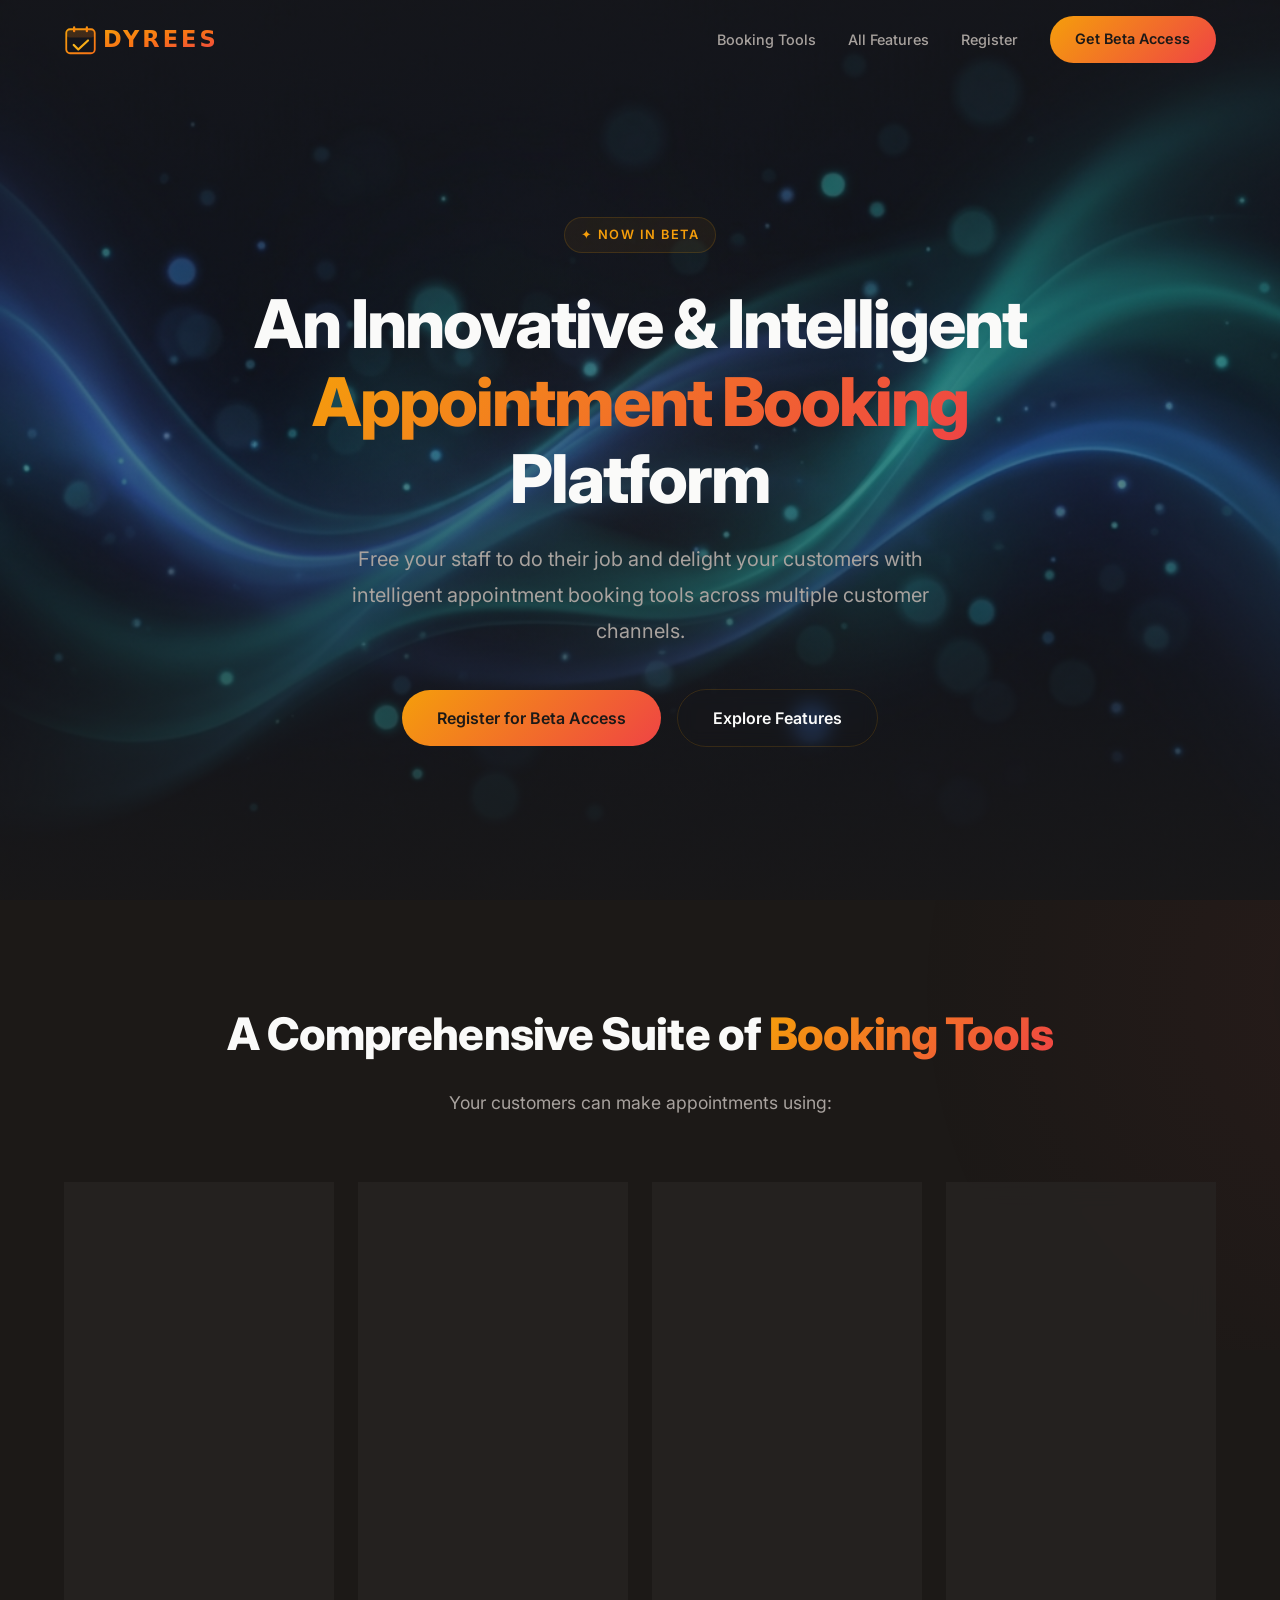
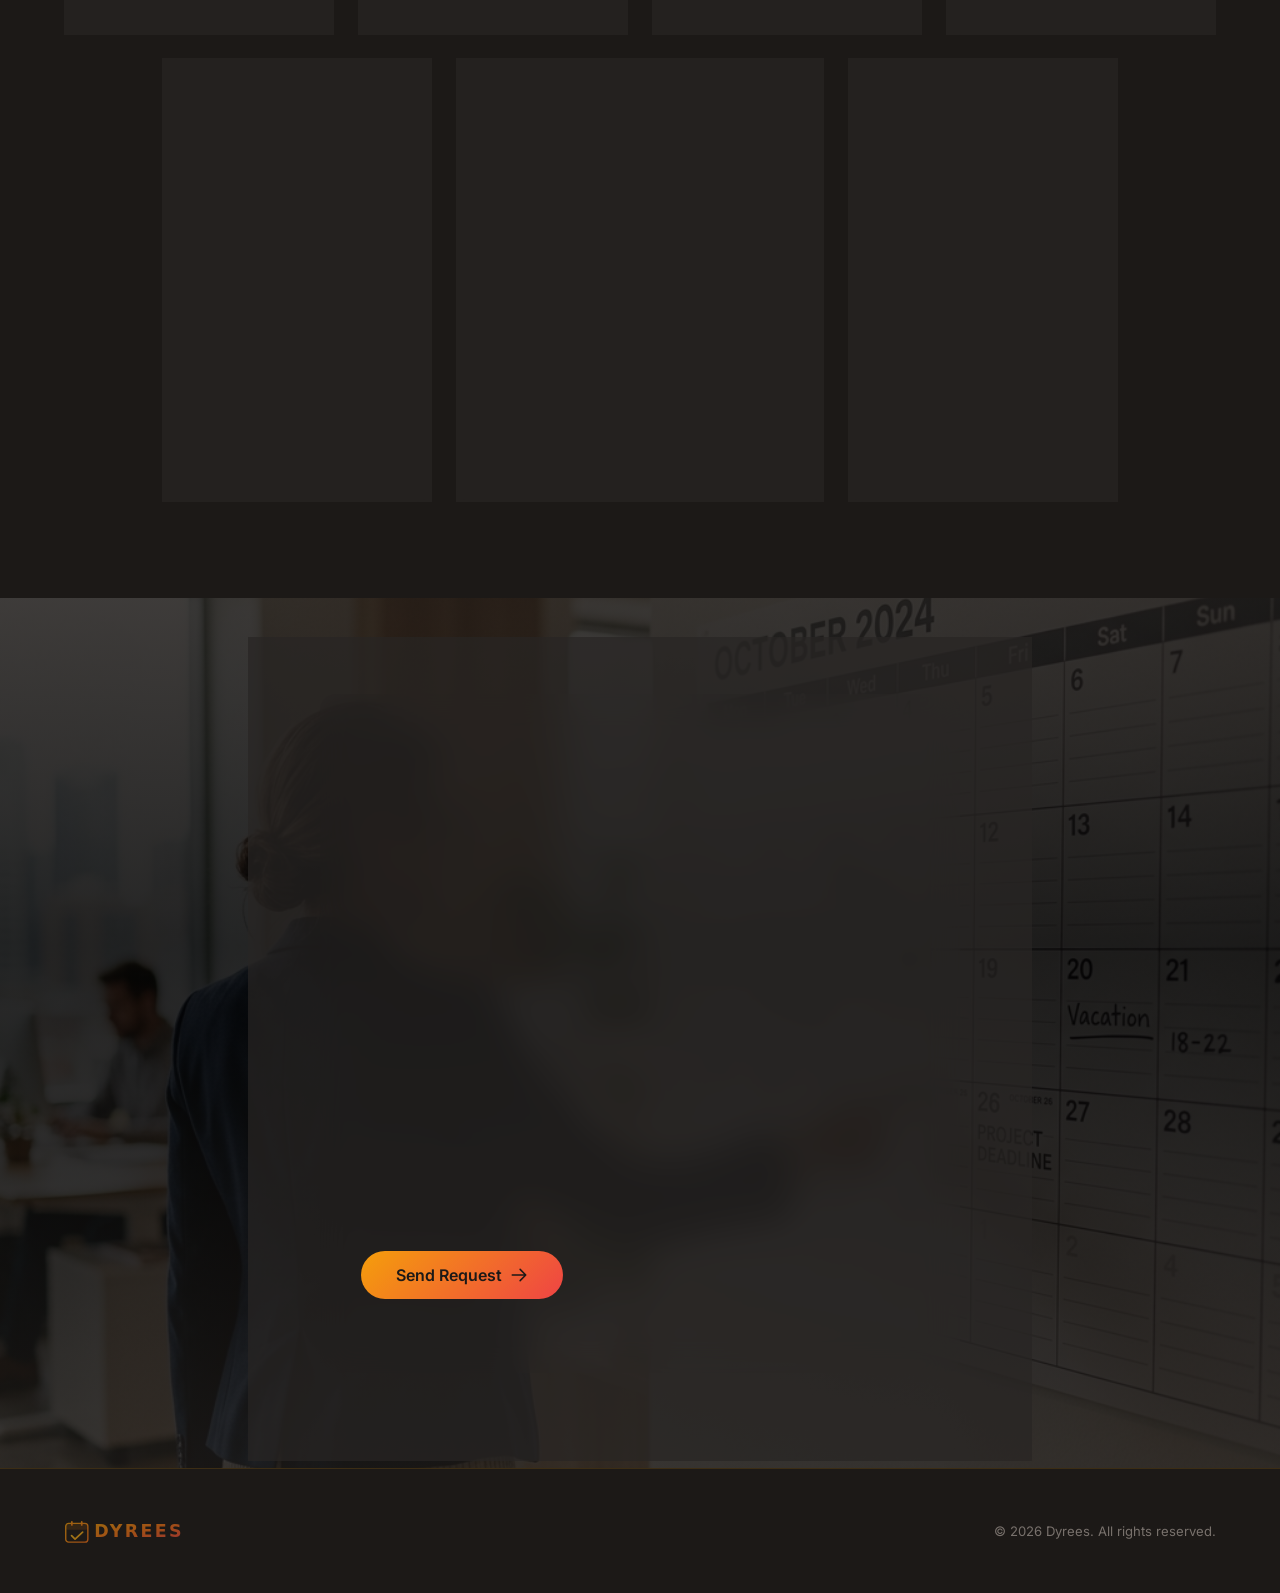
<file: index.html>
<!DOCTYPE html>
<html lang="en">
<head>
  <meta charset="UTF-8">
  <meta name="viewport" content="width=device-width, initial-scale=1.0">
  <title>DYREES — A New Approach to Appointment Booking</title>
  <meta name="description" content="Free your staff to do their job and delight your customers with intelligent appointment booking tools across multiple customer channels.">

  <!-- Open Graph -->
  <meta property="og:title" content="DYREES — A New Approach to Appointment Booking">
  <meta property="og:description" content="Free your staff to do their job and delight your customers with intelligent appointment booking tools across multiple customer channels.">
  <meta property="og:type" content="website">
  <meta property="og:url" content="https://www.dyrees.com">

  <!-- Favicon placeholder -->
  <link rel="icon" href="data:image/svg+xml,<svg xmlns='http://www.w3.org/2000/svg' viewBox='0 0 100 100'><text y='.9em' font-size='90'>📅</text></svg>">

  <link rel="stylesheet" href="css/styles.css">
</head>
<body>

  <!-- ========== NAVIGATION ========== -->
  <nav class="nav" id="nav" role="navigation" aria-label="Main navigation">
    <div class="container nav__inner">
      <a href="#" aria-label="Dyrees home">
        <img src="assets/logo-placeholder.svg" alt="Dyrees" class="nav__logo">
      </a>

      <ul class="nav__links" id="navLinks">
        <li><a href="#features" class="nav__link">Booking Tools</a></li>
        <li><a href="features.html" class="nav__link">All Features</a></li>
        <li><a href="#register" class="nav__link">Register</a></li>
        <li><a href="#register" class="btn" id="navCta">Get Beta Access</a></li>
      </ul>

      <button class="nav__hamburger" id="hamburger" aria-label="Toggle menu" aria-expanded="false">
        <span></span>
        <span></span>
        <span></span>
      </button>
    </div>
  </nav>

  <!-- ========== HERO ========== -->
  <section class="hero" id="hero">
    <!-- Floating calendar blocks — dynamically spawned by JS -->
    <div class="hero__calendars" id="heroCalendars" aria-hidden="true"></div>

    <div class="hero__content">
      <span class="hero__badge">✦ Now in Beta</span>
      <h1 class="hero__title">
        An Innovative &amp; Intelligent
        <span class="gradient-text">Appointment Booking</span>
        Platform
      </h1>
      <p class="hero__subtitle">
        Free your staff to do their job and delight your customers with intelligent appointment booking tools across multiple customer channels.
      </p>
      <div class="hero__actions">
        <a href="#register" class="btn btn--lg">Register for Beta Access</a>
        <a href="#features" class="btn btn--outline btn--lg">Explore Features</a>
      </div>
    </div>
  </section>

  <!-- ========== FEATURES ========== -->
  <section class="features" id="features">
    <div class="container">
      <header class="features__header">
        <h2 class="features__title">
          A Comprehensive Suite of <span class="gradient-text">Booking Tools</span>
        </h2>
        <p class="features__subtitle">Your customers can make appointments using:</p>
      </header>

      <div class="features__grid">

        <!-- 1 — Online Booking Form -->
        <article class="feature-card">
          <div class="feature-card__icon">
            <svg xmlns="http://www.w3.org/2000/svg" fill="none" viewBox="0 0 24 24" stroke-width="1.5" stroke="currentColor">
              <path stroke-linecap="round" stroke-linejoin="round" d="M6.75 3v2.25M17.25 3v2.25M3 18.75V7.5a2.25 2.25 0 0 1 2.25-2.25h13.5A2.25 2.25 0 0 1 21 7.5v11.25m-18 0A2.25 2.25 0 0 0 5.25 21h13.5A2.25 2.25 0 0 0 21 18.75m-18 0v-7.5A2.25 2.25 0 0 1 5.25 9h13.5A2.25 2.25 0 0 1 21 11.25v7.5m-9-6h.008v.008H12v-.008ZM12 15h.008v.008H12V15Zm0 2.25h.008v.008H12v-.008ZM9.75 15h.008v.008H9.75V15Zm0 2.25h.008v.008H9.75v-.008ZM7.5 15h.008v.008H7.5V15Zm0 2.25h.008v.008H7.5v-.008Zm6.75-4.5h.008v.008h-.008v-.008Zm0 2.25h.008v.008h-.008V15Zm0 2.25h.008v.008h-.008v-.008Zm2.25-4.5h.008v.008H16.5v-.008Zm0 2.25h.008v.008H16.5V15Z" />
            </svg>
          </div>
          <h3 class="feature-card__title">Online Appointment Booking Form</h3>
          <p class="feature-card__desc">Appointment times are requested by your customers using an online booking form. Availability is immediately checked and confirmed with the customer to make the appointment.</p>
        </article>

        <!-- 2 — Voice Response -->
        <article class="feature-card">
          <div class="feature-card__icon">
            <svg xmlns="http://www.w3.org/2000/svg" fill="none" viewBox="0 0 24 24" stroke-width="1.5" stroke="currentColor">
              <path stroke-linecap="round" stroke-linejoin="round" d="M12 18.75a6 6 0 0 0 6-6v-1.5m-6 7.5a6 6 0 0 1-6-6v-1.5m6 7.5v3.75m-3.75 0h7.5M12 15.75a3 3 0 0 1-3-3V4.5a3 3 0 1 1 6 0v8.25a3 3 0 0 1-3 3Z" />
            </svg>
          </div>
          <h3 class="feature-card__title">Intelligent Natural Language Voice Response</h3>
          <p class="feature-card__desc">Unanswered customer calls are directed to our Intelligent Natural Voice platform. Appointment information is taken from the customer using natural language. Availability is checked and the customer appointment is immediately confirmed.</p>
        </article>

        <!-- 3 — QR Code -->
        <article class="feature-card">
          <div class="feature-card__icon">
            <svg xmlns="http://www.w3.org/2000/svg" fill="none" viewBox="0 0 24 24" stroke-width="1.5" stroke="currentColor">
              <path stroke-linecap="round" stroke-linejoin="round" d="M3.75 4.875c0-.621.504-1.125 1.125-1.125h4.5c.621 0 1.125.504 1.125 1.125v4.5c0 .621-.504 1.125-1.125 1.125h-4.5A1.125 1.125 0 0 1 3.75 9.375v-4.5ZM3.75 14.625c0-.621.504-1.125 1.125-1.125h4.5c.621 0 1.125.504 1.125 1.125v4.5c0 .621-.504 1.125-1.125 1.125h-4.5a1.125 1.125 0 0 1-1.125-1.125v-4.5ZM13.5 4.875c0-.621.504-1.125 1.125-1.125h4.5c.621 0 1.125.504 1.125 1.125v4.5c0 .621-.504 1.125-1.125 1.125h-4.5a1.125 1.125 0 0 1-1.125-1.125v-4.5Z" />
              <path stroke-linecap="round" stroke-linejoin="round" d="M6.75 6.75h.75v.75h-.75v-.75ZM6.75 16.5h.75v.75h-.75v-.75ZM16.5 6.75h.75v.75h-.75v-.75ZM13.5 13.5h.75v.75h-.75v-.75ZM13.5 19.5h.75v.75h-.75v-.75ZM19.5 13.5h.75v.75h-.75v-.75ZM19.5 19.5h.75v.75h-.75v-.75ZM16.5 16.5h.75v.75h-.75v-.75Z" />
            </svg>
          </div>
          <h3 class="feature-card__title">QR Code Appointments &amp; Wait List</h3>
          <p class="feature-card__desc">QR codes allow you to add booking instructions to business cards and other marketing material. QR codes placed in shop windows allow the customer to scan for the next available appointment, make and confirm an appointment.</p>
        </article>

        <!-- 4 — In-Store Booking -->
        <article class="feature-card">
          <div class="feature-card__icon">
            <svg xmlns="http://www.w3.org/2000/svg" fill="none" viewBox="0 0 24 24" stroke-width="1.5" stroke="currentColor">
              <path stroke-linecap="round" stroke-linejoin="round" d="M13.5 21v-7.5a.75.75 0 0 1 .75-.75h3a.75.75 0 0 1 .75.75V21m-4.5 0H2.36m11.14 0H18m0 0h3.64m-1.39 0V9.349M3.75 21V9.349m0 0a3.001 3.001 0 0 0 3.75-.615A2.993 2.993 0 0 0 9.75 9.75c.896 0 1.7-.393 2.25-1.016a2.993 2.993 0 0 0 2.25 1.016c.896 0 1.7-.393 2.25-1.015a3.001 3.001 0 0 0 3.75.614m-16.5 0a3.004 3.004 0 0 1-.621-4.72l1.189-1.19A1.5 1.5 0 0 1 5.378 3h13.243a1.5 1.5 0 0 1 1.06.44l1.19 1.189a3 3 0 0 1-.621 4.72M6.75 18h3.75a.75.75 0 0 0 .75-.75V13.5a.75.75 0 0 0-.75-.75H6.75a.75.75 0 0 0-.75.75v3.75c0 .414.336.75.75.75Z" />
            </svg>
          </div>
          <h3 class="feature-card__title">In-Store Booking</h3>
          <p class="feature-card__desc">Your staff have access to an intelligent and efficient booking form that removes the complexity of searching for availability in staff calendars. The booking process is faster and easier for your staff. They can quickly finish the booking and return to their usual job.</p>
        </article>

        <!-- 5 — Facebook Messenger Bot -->
        <article class="feature-card">
          <div class="feature-card__icon">
            <svg xmlns="http://www.w3.org/2000/svg" fill="none" viewBox="0 0 24 24" stroke-width="1.5" stroke="currentColor">
              <path stroke-linecap="round" stroke-linejoin="round" d="M7.5 8.25h9m-9 3H12m-9.75 1.51c0 1.6 1.123 2.994 2.707 3.227 1.129.166 2.27.293 3.423.379.35.026.67.21.865.501L12 21l2.755-4.133a1.14 1.14 0 0 1 .865-.501 48.172 48.172 0 0 0 3.423-.379c1.584-.233 2.707-1.626 2.707-3.228V6.741c0-1.602-1.123-2.995-2.707-3.228A48.394 48.394 0 0 0 12 3c-2.392 0-4.744.175-7.043.513C3.373 3.746 2.25 5.14 2.25 6.741v6.018Z" />
            </svg>
          </div>
          <h3 class="feature-card__title">Facebook Messenger Bot</h3>
          <p class="feature-card__desc">Integrate with our Facebook Messenger Bot. Customers browsing your Facebook page will be able to communicate with our intelligent booking bot through messenger and query availability and make appointments.</p>
        </article>

        <!-- 6 — Website Bot -->
        <article class="feature-card">
          <div class="feature-card__icon">
            <svg xmlns="http://www.w3.org/2000/svg" fill="none" viewBox="0 0 24 24" stroke-width="1.5" stroke="currentColor">
              <path stroke-linecap="round" stroke-linejoin="round" d="M12 21a9.004 9.004 0 0 0 8.716-6.747M12 21a9.004 9.004 0 0 1-8.716-6.747M12 21c2.485 0 4.5-4.03 4.5-9S14.485 3 12 3m0 18c-2.485 0-4.5-4.03-4.5-9S9.515 3 12 3m0 0a8.997 8.997 0 0 1 7.843 4.582M12 3a8.997 8.997 0 0 0-7.843 4.582m15.686 0A11.953 11.953 0 0 1 12 10.5c-2.998 0-5.74-1.1-7.843-2.918m15.686 0A8.959 8.959 0 0 1 21 12c0 .778-.099 1.533-.284 2.253m0 0A17.919 17.919 0 0 1 12 16.5a17.92 17.92 0 0 1-8.716-2.247m0 0A9.015 9.015 0 0 1 3 12c0-1.605.42-3.113 1.157-4.418" />
            </svg>
          </div>
          <h3 class="feature-card__title">Website Bot</h3>
          <p class="feature-card__desc">Install our Booking Bot on your own website. Customers browsing your site will be able to communicate with our intelligent booking bot to query availability and make appointments.</p>
        </article>

        <!-- 7 — Voicemail to Email -->
        <article class="feature-card">
          <div class="feature-card__icon">
            <svg xmlns="http://www.w3.org/2000/svg" fill="none" viewBox="0 0 24 24" stroke-width="1.5" stroke="currentColor">
              <path stroke-linecap="round" stroke-linejoin="round" d="M21.75 6.75v10.5a2.25 2.25 0 0 1-2.25 2.25h-15a2.25 2.25 0 0 1-2.25-2.25V6.75m19.5 0A2.25 2.25 0 0 0 19.5 4.5h-15a2.25 2.25 0 0 0-2.25 2.25m19.5 0v.243a2.25 2.25 0 0 1-1.07 1.916l-7.5 4.615a2.25 2.25 0 0 1-2.36 0L3.32 8.91a2.25 2.25 0 0 1-1.07-1.916V6.75" />
            </svg>
          </div>
          <h3 class="feature-card__title">Voicemail to Email</h3>
          <p class="feature-card__desc">Sometimes your customers will call with questions. When you cannot answer the phone we will record the customer message and almost immediately email it with a full speech to text transcript, helping your staff to understand and even translate the call into their native language.</p>
        </article>

      </div>
    </div>
  </section>

  <!-- ========== BETA SIGNUP ========== -->
  <section class="cta" id="register">
    <div class="cta__inner">
      <h2 class="cta__title">Register for <span class="gradient-text">Beta Access</span></h2>
      <p class="cta__subtitle">Be among the first to experience a smarter way to manage appointments.</p>

      <form class="form" id="betaForm" action="https://api.web3forms.com/submit" method="POST">
        <!-- Web3Forms access key — replace with your real key -->
        <input type="hidden" name="access_key" value="714514d0-d11f-458f-9508-5a6561691948">
        <!-- Honeypot spam protection -->
        <input type="checkbox" name="botcheck" class="sr-only" tabindex="-1" autocomplete="off">

        <div class="form__row">
          <div class="form__group">
            <label for="name" class="form__label">Your Name</label>
            <input type="text" id="name" name="name" class="form__input" placeholder="Jane Smith" required>
          </div>
          <div class="form__group">
            <label for="email" class="form__label">Your Email</label>
            <input type="email" id="email" name="email" class="form__input" placeholder="jane@example.com" required>
          </div>
        </div>

        <div class="form__group">
          <label for="website" class="form__label">Your Website</label>
          <input type="url" id="website" name="website" class="form__input" placeholder="https://yourbusiness.com">
        </div>

        <div class="form__group">
          <label for="message" class="form__label">Message <span style="font-weight:400;text-transform:none;letter-spacing:0">(optional)</span></label>
          <textarea id="message" name="message" class="form__textarea" placeholder="Tell us about your business..."></textarea>
        </div>

        <button type="submit" class="btn btn--lg form__submit" id="submitBtn">
          Send Request
          <svg xmlns="http://www.w3.org/2000/svg" width="18" height="18" fill="none" viewBox="0 0 24 24" stroke-width="2" stroke="currentColor">
            <path stroke-linecap="round" stroke-linejoin="round" d="M13.5 4.5 21 12m0 0-7.5 7.5M21 12H3" />
          </svg>
        </button>

        <p class="form__status" id="formStatus" role="status" aria-live="polite"></p>
      </form>
    </div>
  </section>

  <!-- ========== FOOTER ========== -->
  <footer class="footer">
    <div class="container footer__inner">
      <img src="assets/logo-placeholder.svg" alt="Dyrees" class="footer__logo">
      <p class="footer__copy">&copy; 2026 Dyrees. All rights reserved.</p>
    </div>
  </footer>

  <script src="js/main.js"></script>
</body>
</html>
</file>
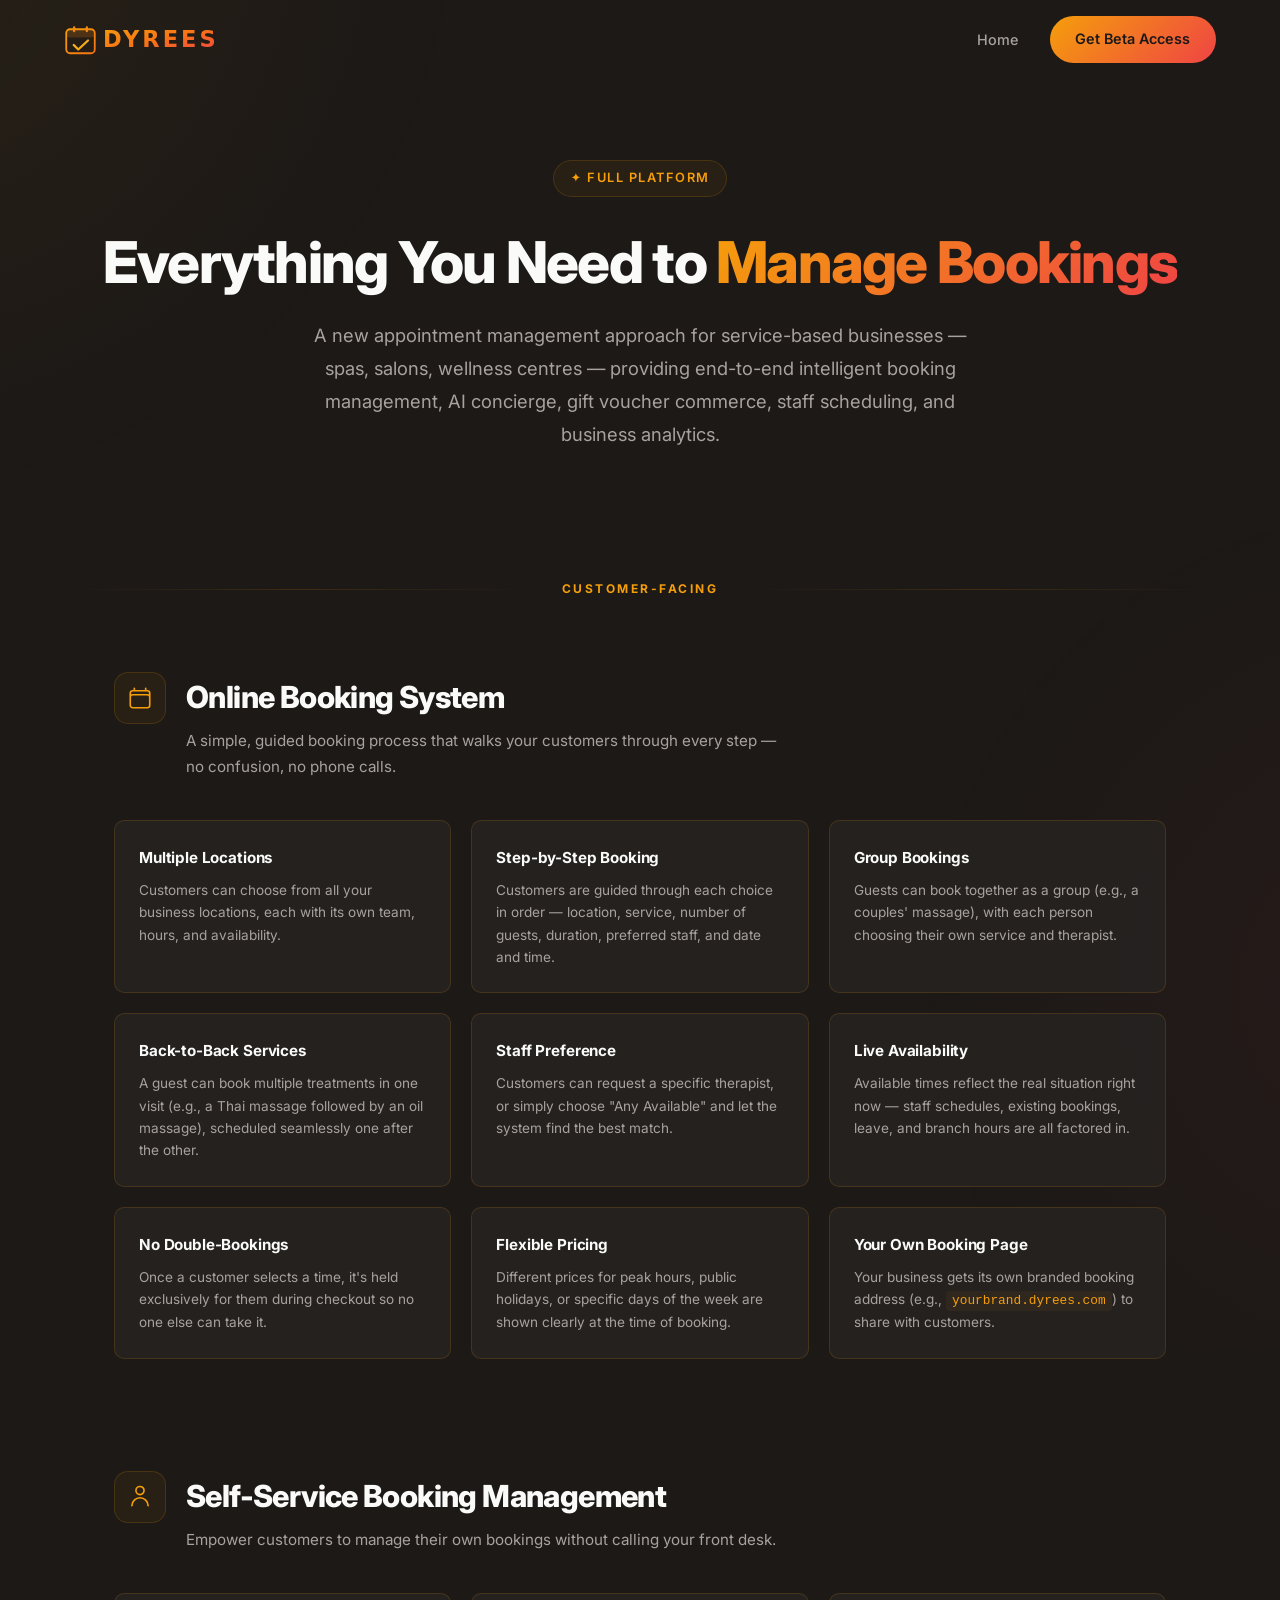
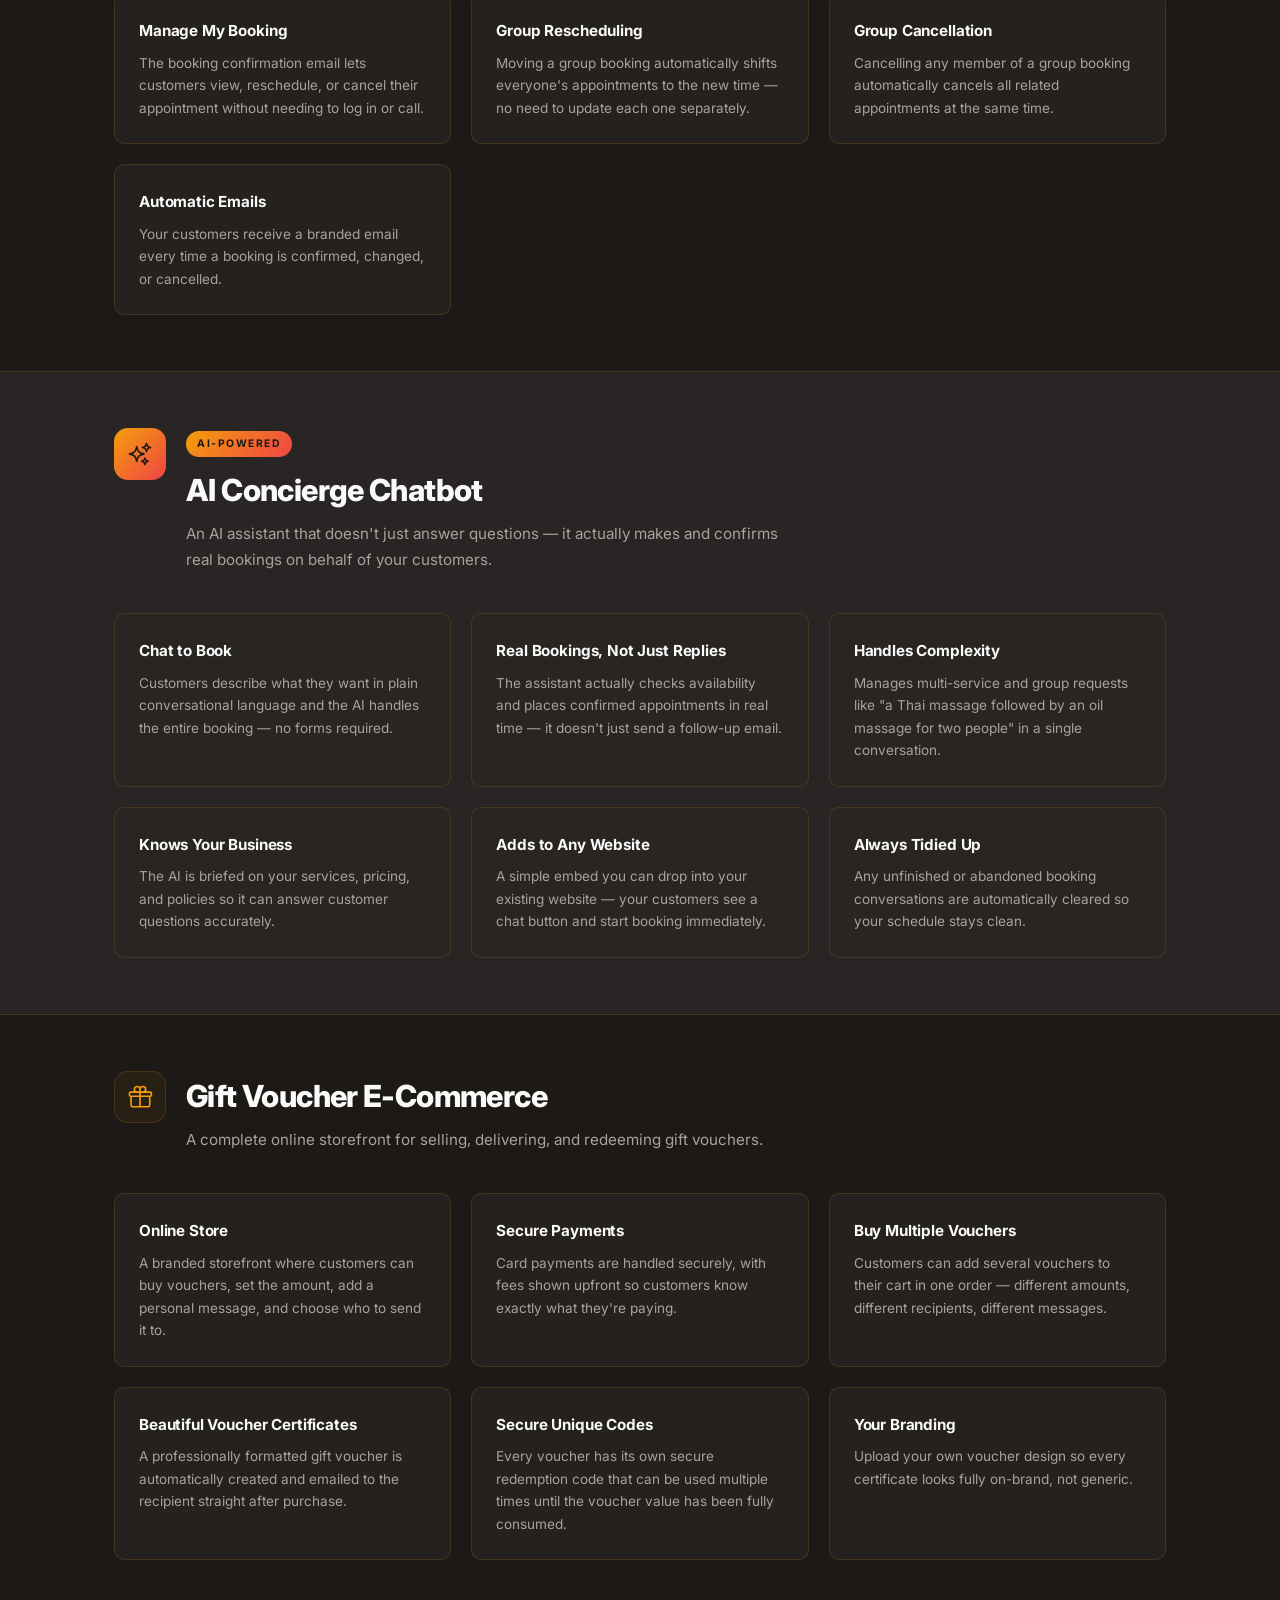
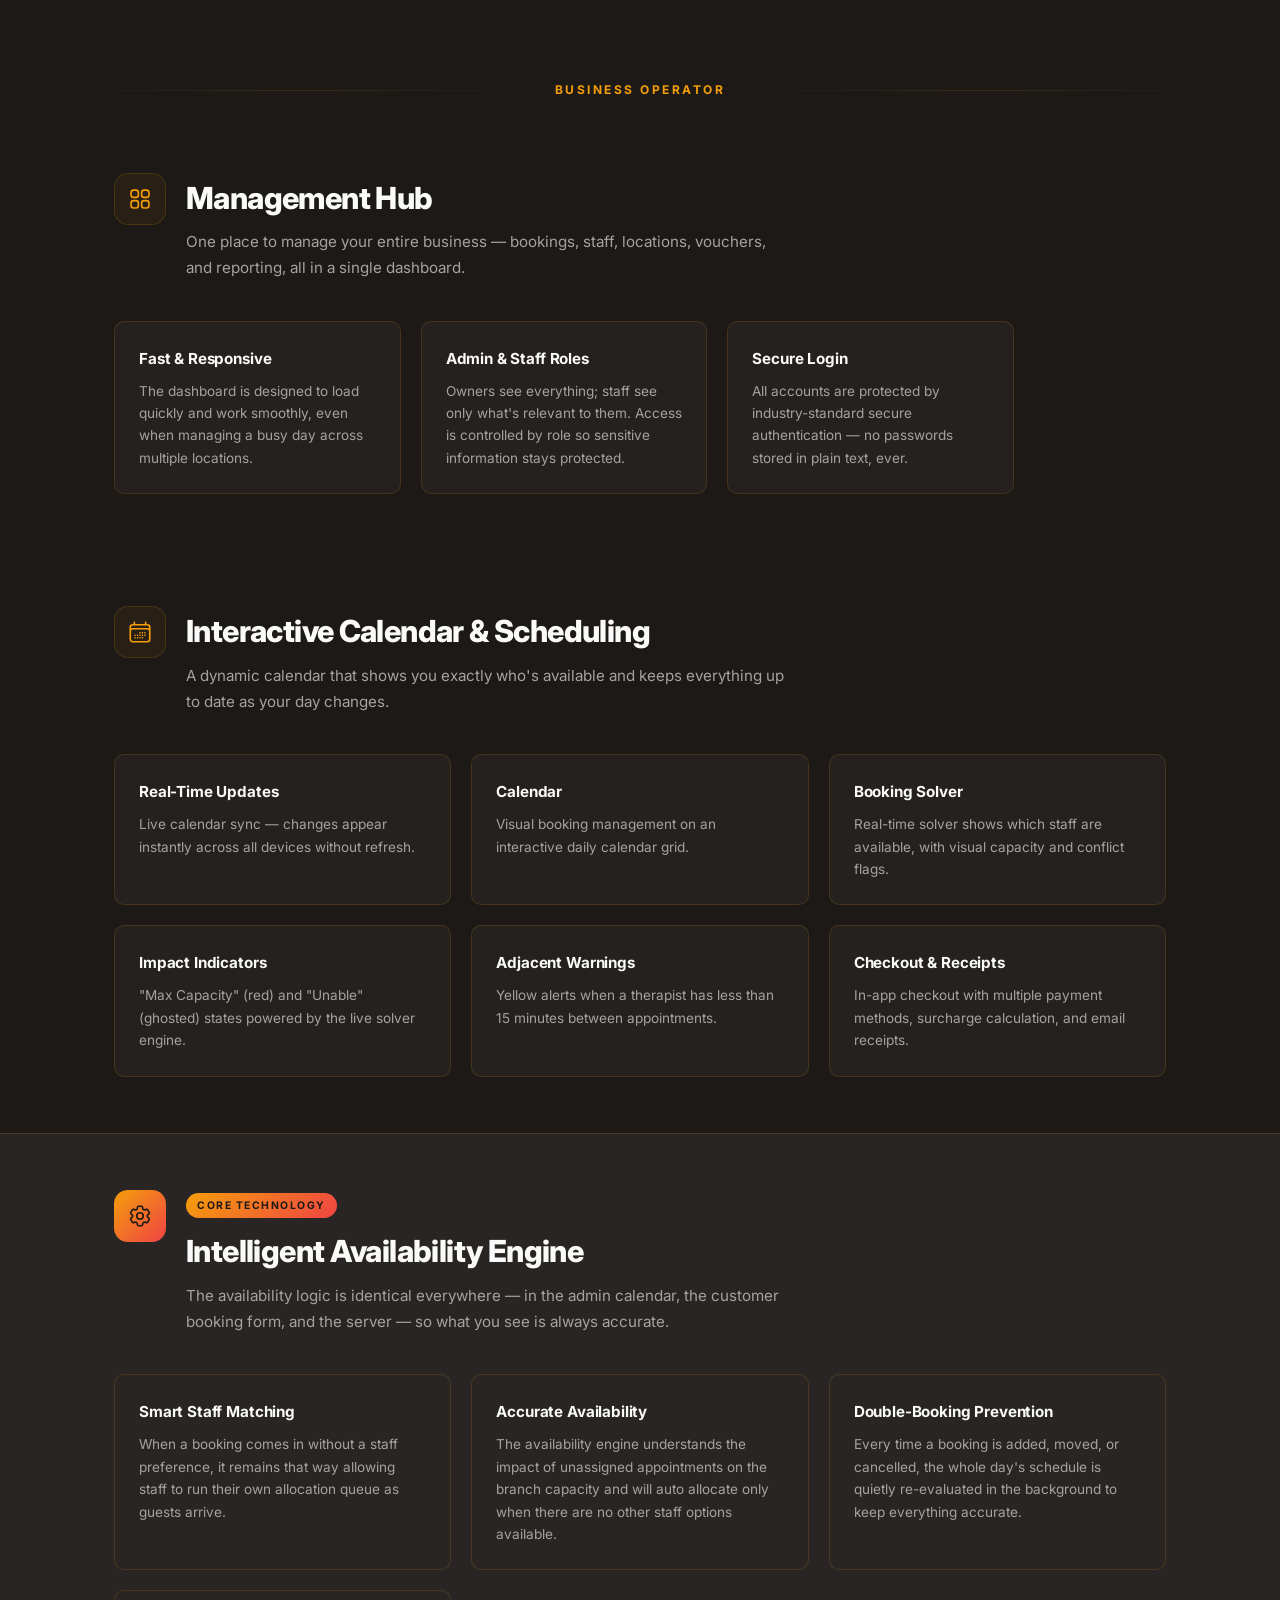
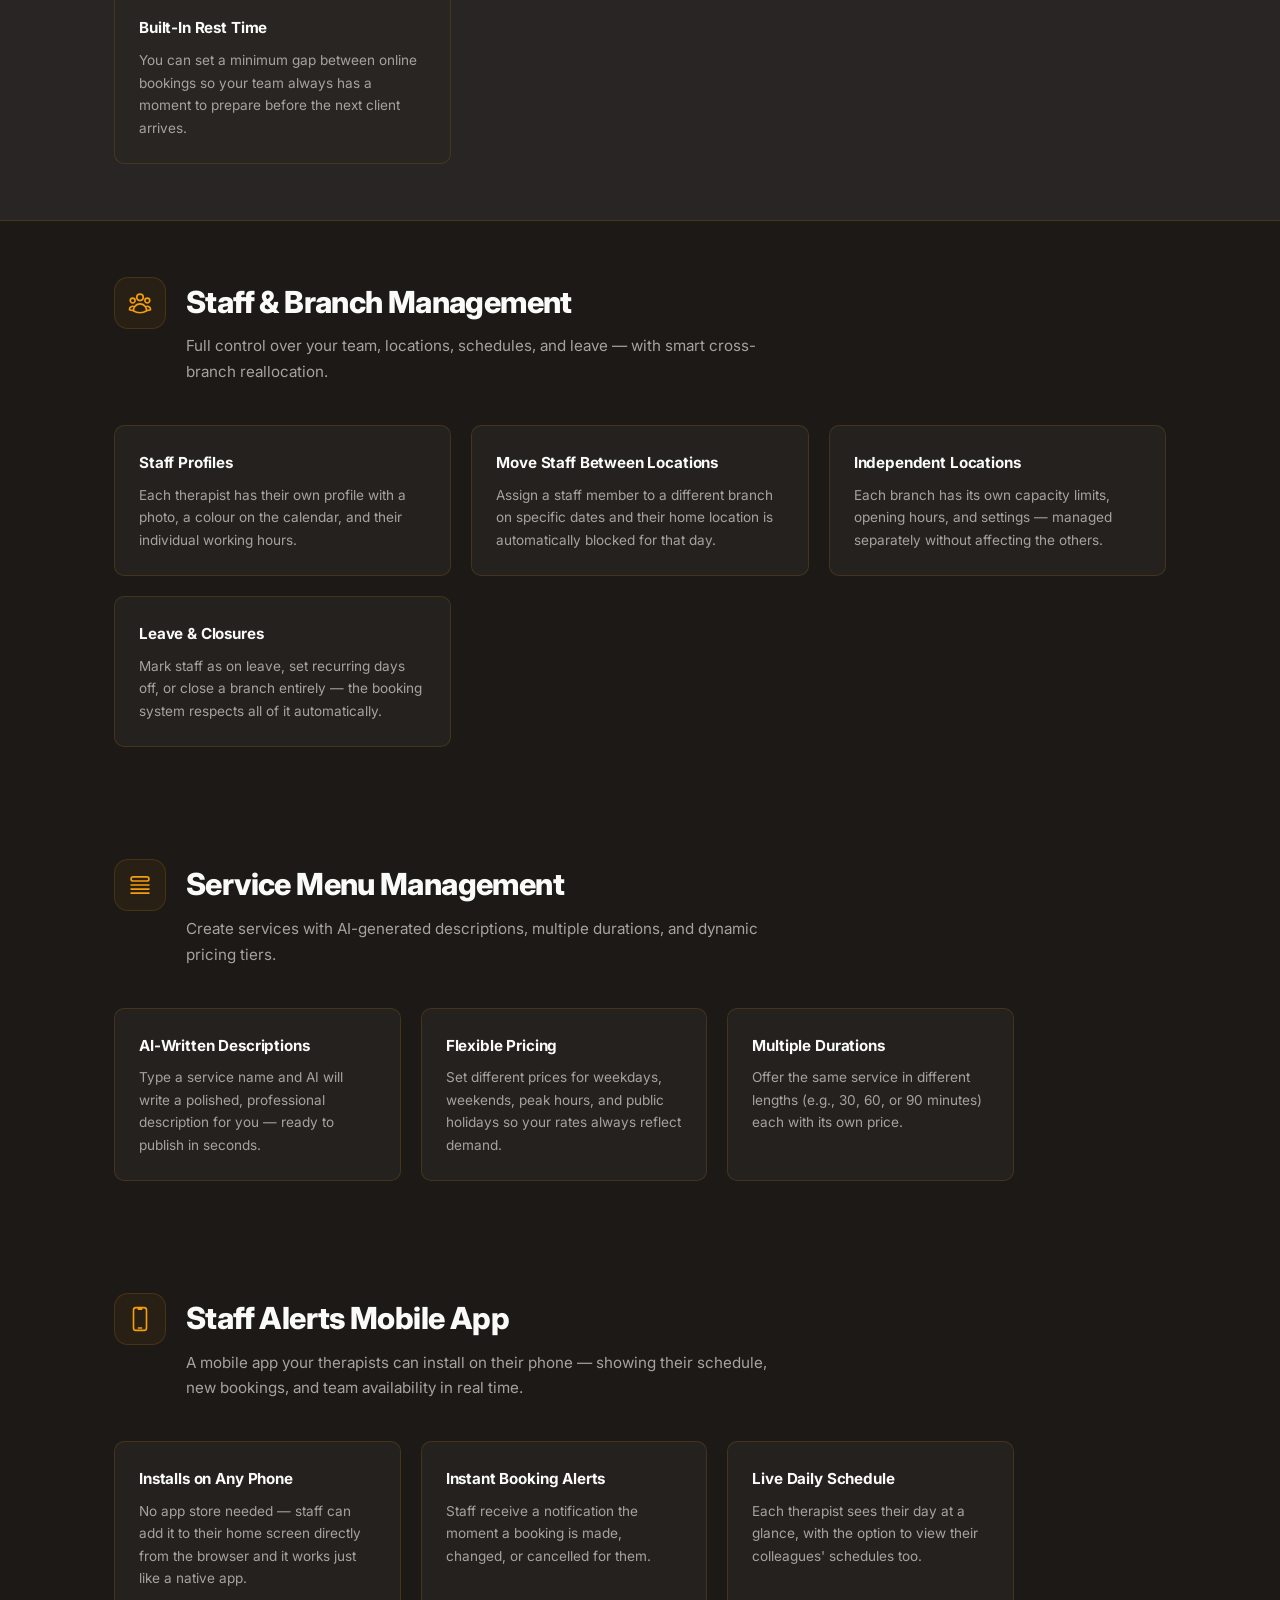
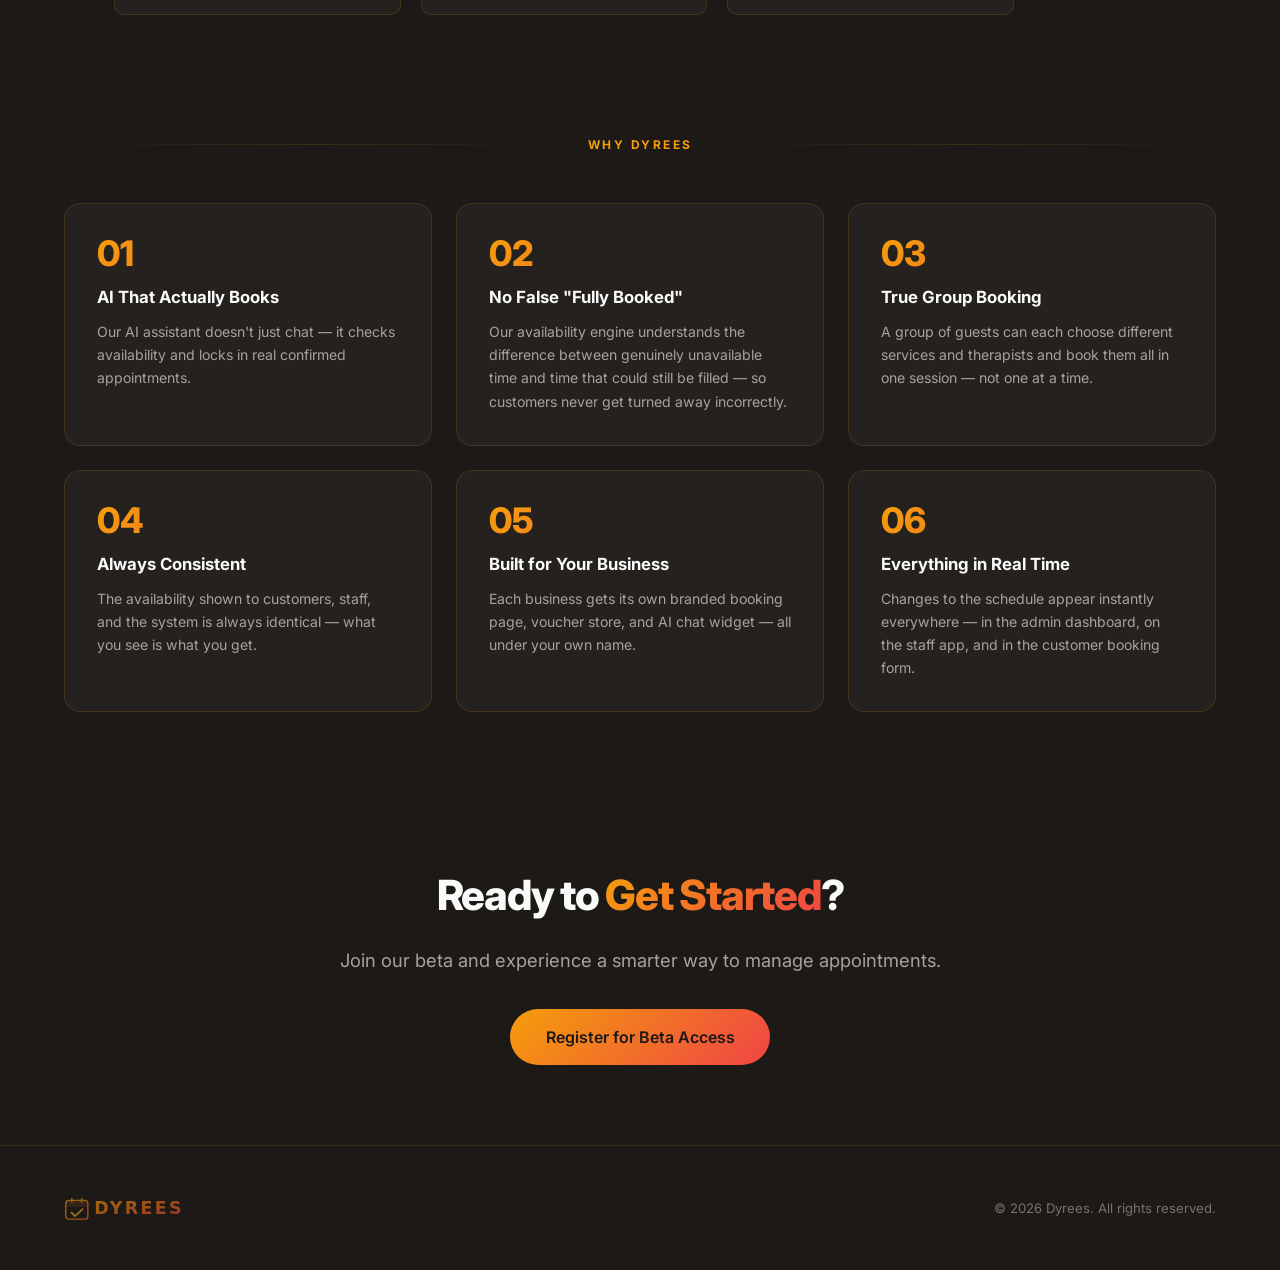
<file: features.html>
<!DOCTYPE html>
<html lang="en">
<head>
  <meta charset="UTF-8">
  <meta name="viewport" content="width=device-width, initial-scale=1.0">
  <title>DYREES — Platform Features</title>
  <meta name="description" content="Explore the full feature set of the Dyrees appointment booking platform — AI concierge, intelligent scheduling, gift vouchers, staff management, and more.">

  <!-- Open Graph -->
  <meta property="og:title" content="DYREES — Platform Features">
  <meta property="og:description" content="AI-powered booking, intelligent scheduling, gift voucher commerce, and real-time staff management — all in one platform.">
  <meta property="og:type" content="website">
  <meta property="og:url" content="https://www.dyrees.com/features">

  <link rel="icon" href="data:image/svg+xml,<svg xmlns='http://www.w3.org/2000/svg' viewBox='0 0 100 100'><text y='.9em' font-size='90'>📅</text></svg>">
  <link rel="stylesheet" href="css/styles.css">
  <link rel="stylesheet" href="css/features.css">
</head>
<body>

  <!-- ========== NAVIGATION ========== -->
  <nav class="nav scrolled" id="nav" role="navigation" aria-label="Main navigation">
    <div class="container nav__inner">
      <a href="index.html" aria-label="Dyrees home">
        <img src="assets/logo-placeholder.svg" alt="Dyrees" class="nav__logo">
      </a>

      <ul class="nav__links" id="navLinks">
        <li><a href="index.html" class="nav__link">Home</a></li>
        <li><a href="index.html#register" class="btn" id="navCta">Get Beta Access</a></li>
      </ul>

      <button class="nav__hamburger" id="hamburger" aria-label="Toggle menu" aria-expanded="false">
        <span></span>
        <span></span>
        <span></span>
      </button>
    </div>
  </nav>

  <!-- ========== HERO ========== -->
  <section class="feat-hero">
    <div class="container">
      <span class="hero__badge">✦ Full Platform</span>
      <h1 class="feat-hero__title">
        Everything You Need to <span class="gradient-text">Manage Bookings</span>
      </h1>
      <p class="feat-hero__sub">
        A new appointment management approach for service-based businesses — spas, salons, wellness centres — providing end-to-end intelligent booking management, AI concierge, gift voucher commerce, staff scheduling, and business analytics.
      </p>
    </div>
  </section>

  <!-- ========== FEATURE SECTIONS ========== -->
  <main class="feat-main">

    <!-- ===== CUSTOMER-FACING ===== -->
    <div class="container">
      <div class="feat-divider">
        <span class="feat-divider__label">Customer-Facing</span>
      </div>
    </div>

    <!-- 1 — Online Booking System -->
    <section class="feat-section" id="online-booking">
      <div class="container feat-section__inner">
        <header class="feat-section__header">
          <div class="feat-section__icon">
            <svg xmlns="http://www.w3.org/2000/svg" fill="none" viewBox="0 0 24 24" stroke-width="1.5" stroke="currentColor"><path stroke-linecap="round" stroke-linejoin="round" d="M6.75 3v2.25M17.25 3v2.25M3 18.75V7.5a2.25 2.25 0 0 1 2.25-2.25h13.5A2.25 2.25 0 0 1 21 7.5v11.25m-18 0A2.25 2.25 0 0 0 5.25 21h13.5A2.25 2.25 0 0 0 21 18.75m-18 0v-7.5A2.25 2.25 0 0 1 5.25 9h13.5A2.25 2.25 0 0 1 21 11.25v7.5" /></svg>
          </div>
          <div>
            <h2 class="feat-section__title">Online Booking System</h2>
            <p class="feat-section__sub">A simple, guided booking process that walks your customers through every step — no confusion, no phone calls.</p>
          </div>
        </header>
        <div class="feat-grid">
          <div class="feat-item"><h3>Multiple Locations</h3><p>Customers can choose from all your business locations, each with its own team, hours, and availability.</p></div>
          <div class="feat-item"><h3>Step-by-Step Booking</h3><p>Customers are guided through each choice in order — location, service, number of guests, duration, preferred staff, and date and time.</p></div>
          <div class="feat-item"><h3>Group Bookings</h3><p>Guests can book together as a group (e.g., a couples' massage), with each person choosing their own service and therapist.</p></div>
          <div class="feat-item"><h3>Back-to-Back Services</h3><p>A guest can book multiple treatments in one visit (e.g., a Thai massage followed by an oil massage), scheduled seamlessly one after the other.</p></div>
          <div class="feat-item"><h3>Staff Preference</h3><p>Customers can request a specific therapist, or simply choose "Any Available" and let the system find the best match.</p></div>
          <div class="feat-item"><h3>Live Availability</h3><p>Available times reflect the real situation right now — staff schedules, existing bookings, leave, and branch hours are all factored in.</p></div>
          <div class="feat-item"><h3>No Double-Bookings</h3><p>Once a customer selects a time, it's held exclusively for them during checkout so no one else can take it.</p></div>
          <div class="feat-item"><h3>Flexible Pricing</h3><p>Different prices for peak hours, public holidays, or specific days of the week are shown clearly at the time of booking.</p></div>
          <div class="feat-item"><h3>Your Own Booking Page</h3><p>Your business gets its own branded booking address (e.g., <code>yourbrand.dyrees.com</code>) to share with customers.</p></div>
        </div>
      </div>
    </section>

    <!-- 2 — Self-Service Management -->
    <section class="feat-section" id="self-service">
      <div class="container feat-section__inner">
        <header class="feat-section__header">
          <div class="feat-section__icon">
            <svg xmlns="http://www.w3.org/2000/svg" fill="none" viewBox="0 0 24 24" stroke-width="1.5" stroke="currentColor"><path stroke-linecap="round" stroke-linejoin="round" d="M15.75 6a3.75 3.75 0 1 1-7.5 0 3.75 3.75 0 0 1 7.5 0ZM4.501 20.118a7.5 7.5 0 0 1 14.998 0" /></svg>
          </div>
          <div>
            <h2 class="feat-section__title">Self-Service Booking Management</h2>
            <p class="feat-section__sub">Empower customers to manage their own bookings without calling your front desk.</p>
          </div>
        </header>
        <div class="feat-grid">
          <div class="feat-item"><h3>Manage My Booking</h3><p>The booking confirmation email lets customers view, reschedule, or cancel their appointment without needing to log in or call.</p></div>
          <div class="feat-item"><h3>Group Rescheduling</h3><p>Moving a group booking automatically shifts everyone's appointments to the new time — no need to update each one separately.</p></div>
          <div class="feat-item"><h3>Group Cancellation</h3><p>Cancelling any member of a group booking automatically cancels all related appointments at the same time.</p></div>
          <div class="feat-item"><h3>Automatic Emails</h3><p>Your customers receive a branded email every time a booking is confirmed, changed, or cancelled.</p></div>
        </div>
      </div>
    </section>

    <!-- 3 — AI Concierge -->
    <section class="feat-section feat-section--highlight" id="ai-concierge">
      <div class="container feat-section__inner">
        <header class="feat-section__header">
          <div class="feat-section__icon feat-section__icon--accent">
            <svg xmlns="http://www.w3.org/2000/svg" fill="none" viewBox="0 0 24 24" stroke-width="1.5" stroke="currentColor"><path stroke-linecap="round" stroke-linejoin="round" d="M9.813 15.904 9 18.75l-.813-2.846a4.5 4.5 0 0 0-3.09-3.09L2.25 12l2.846-.813a4.5 4.5 0 0 0 3.09-3.09L9 5.25l.813 2.846a4.5 4.5 0 0 0 3.09 3.09L15.75 12l-2.846.813a4.5 4.5 0 0 0-3.09 3.09ZM18.259 8.715 18 9.75l-.259-1.035a3.375 3.375 0 0 0-2.455-2.456L14.25 6l1.036-.259a3.375 3.375 0 0 0 2.455-2.456L18 2.25l.259 1.035a3.375 3.375 0 0 0 2.455 2.456L21.75 6l-1.036.259a3.375 3.375 0 0 0-2.455 2.456ZM16.894 20.567 16.5 21.75l-.394-1.183a2.25 2.25 0 0 0-1.423-1.423L13.5 18.75l1.183-.394a2.25 2.25 0 0 0 1.423-1.423l.394-1.183.394 1.183a2.25 2.25 0 0 0 1.423 1.423l1.183.394-1.183.394a2.25 2.25 0 0 0-1.423 1.423Z" /></svg>
          </div>
          <div>
            <span class="feat-badge">AI-Powered</span>
            <h2 class="feat-section__title">AI Concierge Chatbot</h2>
            <p class="feat-section__sub">An AI assistant that doesn't just answer questions — it actually makes and confirms real bookings on behalf of your customers.</p>
          </div>
        </header>
        <div class="feat-grid">
          <div class="feat-item"><h3>Chat to Book</h3><p>Customers describe what they want in plain conversational language and the AI handles the entire booking — no forms required.</p></div>
          <div class="feat-item"><h3>Real Bookings, Not Just Replies</h3><p>The assistant actually checks availability and places confirmed appointments in real time — it doesn't just send a follow-up email.</p></div>
          <div class="feat-item"><h3>Handles Complexity</h3><p>Manages multi-service and group requests like "a Thai massage followed by an oil massage for two people" in a single conversation.</p></div>
          <div class="feat-item"><h3>Knows Your Business</h3><p>The AI is briefed on your services, pricing, and policies so it can answer customer questions accurately.</p></div>
          <div class="feat-item"><h3>Adds to Any Website</h3><p>A simple embed you can drop into your existing website — your customers see a chat button and start booking immediately.</p></div>
          <div class="feat-item"><h3>Always Tidied Up</h3><p>Any unfinished or abandoned booking conversations are automatically cleared so your schedule stays clean.</p></div>
        </div>
      </div>
    </section>

    <!-- 4 — Gift Vouchers -->
    <section class="feat-section" id="vouchers">
      <div class="container feat-section__inner">
        <header class="feat-section__header">
          <div class="feat-section__icon">
            <svg xmlns="http://www.w3.org/2000/svg" fill="none" viewBox="0 0 24 24" stroke-width="1.5" stroke="currentColor"><path stroke-linecap="round" stroke-linejoin="round" d="M21 11.25v8.25a1.5 1.5 0 0 1-1.5 1.5H5.25a1.5 1.5 0 0 1-1.5-1.5v-8.25M12 4.875A2.625 2.625 0 1 0 9.375 7.5H12m0-2.625V7.5m0-2.625A2.625 2.625 0 1 1 14.625 7.5H12m0 0V21m-8.625-9.75h18c.621 0 1.125-.504 1.125-1.125v-1.5c0-.621-.504-1.125-1.125-1.125h-18c-.621 0-1.125.504-1.125 1.125v1.5c0 .621.504 1.125 1.125 1.125Z" /></svg>
          </div>
          <div>
            <h2 class="feat-section__title">Gift Voucher E-Commerce</h2>
            <p class="feat-section__sub">A complete online storefront for selling, delivering, and redeeming gift vouchers.</p>
          </div>
        </header>
        <div class="feat-grid">
          <div class="feat-item"><h3>Online Store</h3><p>A branded storefront where customers can buy vouchers, set the amount, add a personal message, and choose who to send it to.</p></div>
          <div class="feat-item"><h3>Secure Payments</h3><p>Card payments are handled securely, with fees shown upfront so customers know exactly what they're paying.</p></div>
          <div class="feat-item"><h3>Buy Multiple Vouchers</h3><p>Customers can add several vouchers to their cart in one order — different amounts, different recipients, different messages.</p></div>
          <div class="feat-item"><h3>Beautiful Voucher Certificates</h3><p>A professionally formatted gift voucher is automatically created and emailed to the recipient straight after purchase.</p></div>
          <div class="feat-item"><h3>Secure Unique Codes</h3><p>Every voucher has its own secure redemption code that can be used multiple times until the voucher value has been fully consumed.</p></div>
          <div class="feat-item"><h3>Your Branding</h3><p>Upload your own voucher design so every certificate looks fully on-brand, not generic.</p></div>
        </div>
      </div>
    </section>

    <!-- ===== BUSINESS OPERATOR ===== -->
    <div class="container">
      <div class="feat-divider">
        <span class="feat-divider__label">Business Operator</span>
      </div>
    </div>

    <!-- 5 — Dashboard -->
    <section class="feat-section" id="dashboard">
      <div class="container feat-section__inner">
        <header class="feat-section__header">
          <div class="feat-section__icon">
            <svg xmlns="http://www.w3.org/2000/svg" fill="none" viewBox="0 0 24 24" stroke-width="1.5" stroke="currentColor"><path stroke-linecap="round" stroke-linejoin="round" d="M3.75 6A2.25 2.25 0 0 1 6 3.75h2.25A2.25 2.25 0 0 1 10.5 6v2.25a2.25 2.25 0 0 1-2.25 2.25H6a2.25 2.25 0 0 1-2.25-2.25V6ZM3.75 15.75A2.25 2.25 0 0 1 6 13.5h2.25a2.25 2.25 0 0 1 2.25 2.25V18a2.25 2.25 0 0 1-2.25 2.25H6A2.25 2.25 0 0 1 3.75 18v-2.25ZM13.5 6a2.25 2.25 0 0 1 2.25-2.25H18A2.25 2.25 0 0 1 20.25 6v2.25A2.25 2.25 0 0 1 18 10.5h-2.25a2.25 2.25 0 0 1-2.25-2.25V6ZM13.5 15.75a2.25 2.25 0 0 1 2.25-2.25H18a2.25 2.25 0 0 1 2.25 2.25V18A2.25 2.25 0 0 1 18 20.25h-2.25a2.25 2.25 0 0 1-2.25-2.25v-2.25Z" /></svg>
          </div>
          <div>
            <h2 class="feat-section__title">Management Hub</h2>
            <p class="feat-section__sub">One place to manage your entire business — bookings, staff, locations, vouchers, and reporting, all in a single dashboard.</p>
          </div>
        </header>
        <div class="feat-grid feat-grid--compact">
          <div class="feat-item"><h3>Fast &amp; Responsive</h3><p>The dashboard is designed to load quickly and work smoothly, even when managing a busy day across multiple locations.</p></div>
          <div class="feat-item"><h3>Admin &amp; Staff Roles</h3><p>Owners see everything; staff see only what's relevant to them. Access is controlled by role so sensitive information stays protected.</p></div>
          <div class="feat-item"><h3>Secure Login</h3><p>All accounts are protected by industry-standard secure authentication — no passwords stored in plain text, ever.</p></div>
        </div>
      </div>
    </section>

    <!-- 6 — Calendar -->
    <section class="feat-section" id="calendar">
      <div class="container feat-section__inner">
        <header class="feat-section__header">
          <div class="feat-section__icon">
            <svg xmlns="http://www.w3.org/2000/svg" fill="none" viewBox="0 0 24 24" stroke-width="1.5" stroke="currentColor"><path stroke-linecap="round" stroke-linejoin="round" d="M6.75 3v2.25M17.25 3v2.25M3 18.75V7.5a2.25 2.25 0 0 1 2.25-2.25h13.5A2.25 2.25 0 0 1 21 7.5v11.25m-18 0A2.25 2.25 0 0 0 5.25 21h13.5A2.25 2.25 0 0 0 21 18.75m-18 0v-7.5A2.25 2.25 0 0 1 5.25 9h13.5A2.25 2.25 0 0 1 21 11.25v7.5m-9-6h.008v.008H12v-.008ZM12 15h.008v.008H12V15Zm0 2.25h.008v.008H12v-.008ZM9.75 15h.008v.008H9.75V15Zm0 2.25h.008v.008H9.75v-.008ZM7.5 15h.008v.008H7.5V15Zm0 2.25h.008v.008H7.5v-.008Zm6.75-4.5h.008v.008h-.008v-.008Zm0 2.25h.008v.008h-.008V15Zm0 2.25h.008v.008h-.008v-.008Zm2.25-4.5h.008v.008H16.5v-.008Zm0 2.25h.008v.008H16.5V15Z" /></svg>
          </div>
          <div>
            <h2 class="feat-section__title">Interactive Calendar & Scheduling</h2>
            <p class="feat-section__sub">A dynamic calendar that shows you exactly who's available and keeps everything up to date as your day changes.</p>
          </div>
        </header>
        <div class="feat-grid">
          <div class="feat-item"><h3>Real-Time Updates</h3><p>Live calendar sync — changes appear instantly across all devices without refresh.</p></div>
          <div class="feat-item"><h3>Calendar</h3><p>Visual booking management on an interactive daily calendar grid.</p></div>
          <div class="feat-item"><h3>Booking Solver</h3><p>Real-time solver shows which staff are available, with visual capacity and conflict flags.</p></div>
          <div class="feat-item"><h3>Impact Indicators</h3><p>"Max Capacity" (red) and "Unable" (ghosted) states powered by the live solver engine.</p></div>
          <div class="feat-item"><h3>Adjacent Warnings</h3><p>Yellow alerts when a therapist has less than 15 minutes between appointments.</p></div>
          <div class="feat-item"><h3>Checkout & Receipts</h3><p>In-app checkout with multiple payment methods, surcharge calculation, and email receipts.</p></div>
        </div>
      </div>
    </section>

    <!-- 7 — Availability Engine -->
    <section class="feat-section feat-section--highlight" id="engine">
      <div class="container feat-section__inner">
        <header class="feat-section__header">
          <div class="feat-section__icon feat-section__icon--accent">
            <svg xmlns="http://www.w3.org/2000/svg" fill="none" viewBox="0 0 24 24" stroke-width="1.5" stroke="currentColor"><path stroke-linecap="round" stroke-linejoin="round" d="M9.594 3.94c.09-.542.56-.94 1.11-.94h2.593c.55 0 1.02.398 1.11.94l.213 1.281c.063.374.313.686.645.87.074.04.147.083.22.127.325.196.72.257 1.075.124l1.217-.456a1.125 1.125 0 0 1 1.37.49l1.296 2.247a1.125 1.125 0 0 1-.26 1.431l-1.003.827c-.293.241-.438.613-.43.992a7.723 7.723 0 0 1 0 .255c-.008.378.137.75.43.991l1.004.827c.424.35.534.955.26 1.43l-1.298 2.247a1.125 1.125 0 0 1-1.369.491l-1.217-.456c-.355-.133-.75-.072-1.076.124a6.47 6.47 0 0 1-.22.128c-.331.183-.581.495-.644.869l-.213 1.281c-.09.543-.56.94-1.11.94h-2.594c-.55 0-1.019-.398-1.11-.94l-.213-1.281c-.062-.374-.312-.686-.644-.87a6.52 6.52 0 0 1-.22-.127c-.325-.196-.72-.257-1.076-.124l-1.217.456a1.125 1.125 0 0 1-1.369-.49l-1.297-2.247a1.125 1.125 0 0 1 .26-1.431l1.004-.827c.292-.24.437-.613.43-.991a6.932 6.932 0 0 1 0-.255c.007-.38-.138-.751-.43-.992l-1.004-.827a1.125 1.125 0 0 1-.26-1.43l1.297-2.247a1.125 1.125 0 0 1 1.37-.491l1.216.456c.356.133.751.072 1.076-.124.072-.044.146-.086.22-.128.332-.183.582-.495.644-.869l.214-1.28Z" /><path stroke-linecap="round" stroke-linejoin="round" d="M15 12a3 3 0 1 1-6 0 3 3 0 0 1 6 0Z" /></svg>
          </div>
          <div>
            <span class="feat-badge">Core Technology</span>
            <h2 class="feat-section__title">Intelligent Availability Engine</h2>
            <p class="feat-section__sub">The availability logic is identical everywhere — in the admin calendar, the customer booking form, and the server — so what you see is always accurate.</p>
          </div>
        </header>
        <div class="feat-grid">
          <div class="feat-item"><h3>Smart Staff Matching</h3><p>When a booking comes in without a staff preference, it remains that way allowing staff to run their own allocation queue as guests arrive.</p></div>
          <div class="feat-item"><h3>Accurate Availability</h3><p>The availability engine understands the impact of unassigned appointments on the branch capacity and will auto allocate only when there are no other staff options available.</p></div>
          <div class="feat-item"><h3>Double-Booking Prevention</h3><p>Every time a booking is added, moved, or cancelled, the whole day's schedule is quietly re-evaluated in the background to keep everything accurate.</p></div>
          <div class="feat-item"><h3>Built-In Rest Time</h3><p>You can set a minimum gap between online bookings so your team always has a moment to prepare before the next client arrives.</p></div>
        </div>
      </div>
    </section>

    <!-- 8 — Staff Management -->
    <section class="feat-section" id="staff">
      <div class="container feat-section__inner">
        <header class="feat-section__header">
          <div class="feat-section__icon">
            <svg xmlns="http://www.w3.org/2000/svg" fill="none" viewBox="0 0 24 24" stroke-width="1.5" stroke="currentColor"><path stroke-linecap="round" stroke-linejoin="round" d="M18 18.72a9.094 9.094 0 0 0 3.741-.479 3 3 0 0 0-4.682-2.72m.94 3.198.001.031c0 .225-.012.447-.037.666A11.944 11.944 0 0 1 12 21c-2.17 0-4.207-.576-5.963-1.584A6.062 6.062 0 0 1 6 18.719m12 0a5.971 5.971 0 0 0-.941-3.197m0 0A5.995 5.995 0 0 0 12 12.75a5.995 5.995 0 0 0-5.058 2.772m0 0a3 3 0 0 0-4.681 2.72 8.986 8.986 0 0 0 3.74.477m.94-3.197a5.971 5.971 0 0 0-.94 3.197M15 6.75a3 3 0 1 1-6 0 3 3 0 0 1 6 0Zm6 3a2.25 2.25 0 1 1-4.5 0 2.25 2.25 0 0 1 4.5 0Zm-13.5 0a2.25 2.25 0 1 1-4.5 0 2.25 2.25 0 0 1 4.5 0Z" /></svg>
          </div>
          <div>
            <h2 class="feat-section__title">Staff & Branch Management</h2>
            <p class="feat-section__sub">Full control over your team, locations, schedules, and leave — with smart cross-branch reallocation.</p>
          </div>
        </header>
        <div class="feat-grid">
          <div class="feat-item"><h3>Staff Profiles</h3><p>Each therapist has their own profile with a photo, a colour on the calendar, and their individual working hours.</p></div>
          <div class="feat-item"><h3>Move Staff Between Locations</h3><p>Assign a staff member to a different branch on specific dates and their home location is automatically blocked for that day.</p></div>
          <div class="feat-item"><h3>Independent Locations</h3><p>Each branch has its own capacity limits, opening hours, and settings — managed separately without affecting the others.</p></div>
          <div class="feat-item"><h3>Leave &amp; Closures</h3><p>Mark staff as on leave, set recurring days off, or close a branch entirely — the booking system respects all of it automatically.</p></div>
        </div>
      </div>
    </section>

    <!-- 9 — Service Menu -->
    <section class="feat-section" id="services">
      <div class="container feat-section__inner">
        <header class="feat-section__header">
          <div class="feat-section__icon">
            <svg xmlns="http://www.w3.org/2000/svg" fill="none" viewBox="0 0 24 24" stroke-width="1.5" stroke="currentColor"><path stroke-linecap="round" stroke-linejoin="round" d="M3.75 12h16.5m-16.5 3.75h16.5M3.75 19.5h16.5M5.625 4.5h12.75a1.875 1.875 0 0 1 0 3.75H5.625a1.875 1.875 0 0 1 0-3.75Z" /></svg>
          </div>
          <div>
            <h2 class="feat-section__title">Service Menu Management</h2>
            <p class="feat-section__sub">Create services with AI-generated descriptions, multiple durations, and dynamic pricing tiers.</p>
          </div>
        </header>
        <div class="feat-grid feat-grid--compact">
          <div class="feat-item"><h3>AI-Written Descriptions</h3><p>Type a service name and AI will write a polished, professional description for you — ready to publish in seconds.</p></div>
          <div class="feat-item"><h3>Flexible Pricing</h3><p>Set different prices for weekdays, weekends, peak hours, and public holidays so your rates always reflect demand.</p></div>
          <div class="feat-item"><h3>Multiple Durations</h3><p>Offer the same service in different lengths (e.g., 30, 60, or 90 minutes) each with its own price.</p></div>
        </div>
      </div>
    </section>

    <!-- 10 — Staff Mobile App -->
    <section class="feat-section" id="mobile-app">
      <div class="container feat-section__inner">
        <header class="feat-section__header">
          <div class="feat-section__icon">
            <svg xmlns="http://www.w3.org/2000/svg" fill="none" viewBox="0 0 24 24" stroke-width="1.5" stroke="currentColor"><path stroke-linecap="round" stroke-linejoin="round" d="M10.5 1.5H8.25A2.25 2.25 0 0 0 6 3.75v16.5a2.25 2.25 0 0 0 2.25 2.25h7.5A2.25 2.25 0 0 0 18 20.25V3.75a2.25 2.25 0 0 0-2.25-2.25H13.5m-3 0V3h3V1.5m-3 0h3m-3 18.75h3" /></svg>
          </div>
          <div>
            <h2 class="feat-section__title">Staff Alerts Mobile App</h2>
            <p class="feat-section__sub">A mobile app your therapists can install on their phone — showing their schedule, new bookings, and team availability in real time.</p>
          </div>
        </header>
        <div class="feat-grid feat-grid--compact">
          <div class="feat-item"><h3>Installs on Any Phone</h3><p>No app store needed — staff can add it to their home screen directly from the browser and it works just like a native app.</p></div>
          <div class="feat-item"><h3>Instant Booking Alerts</h3><p>Staff receive a notification the moment a booking is made, changed, or cancelled for them.</p></div>
          <div class="feat-item"><h3>Live Daily Schedule</h3><p>Each therapist sees their day at a glance, with the option to view their colleagues' schedules too.</p></div>
        </div>
      </div>
    </section>

    <!-- ===== DIFFERENTIATORS ===== -->
    <div class="container">
      <div class="feat-divider">
        <span class="feat-divider__label">Why Dyrees</span>
      </div>
    </div>

    <section class="feat-section feat-section--diff" id="differentiators">
      <div class="container">
        <div class="feat-diff-grid">
          <div class="feat-diff-item"><span class="feat-diff-num">01</span><h3>AI That Actually Books</h3><p>Our AI assistant doesn't just chat — it checks availability and locks in real confirmed appointments.</p></div>
          <div class="feat-diff-item"><span class="feat-diff-num">02</span><h3>No False "Fully Booked"</h3><p>Our availability engine understands the difference between genuinely unavailable time and time that could still be filled — so customers never get turned away incorrectly.</p></div>
          <div class="feat-diff-item"><span class="feat-diff-num">03</span><h3>True Group Booking</h3><p>A group of guests can each choose different services and therapists and book them all in one session — not one at a time.</p></div>
          <div class="feat-diff-item"><span class="feat-diff-num">04</span><h3>Always Consistent</h3><p>The availability shown to customers, staff, and the system is always identical — what you see is what you get.</p></div>
          <div class="feat-diff-item"><span class="feat-diff-num">05</span><h3>Built for Your Business</h3><p>Each business gets its own branded booking page, voucher store, and AI chat widget — all under your own name.</p></div>
          <div class="feat-diff-item"><span class="feat-diff-num">06</span><h3>Everything in Real Time</h3><p>Changes to the schedule appear instantly everywhere — in the admin dashboard, on the staff app, and in the customer booking form.</p></div>
        </div>
      </div>
    </section>

    <!-- CTA -->
    <section class="feat-cta">
      <div class="container" style="text-align:center">
        <h2 class="feat-hero__title" style="font-size:clamp(1.8rem,4vw,2.6rem)">Ready to <span class="gradient-text">Get Started</span>?</h2>
        <p class="feat-hero__sub" style="margin-bottom:2rem">Join our beta and experience a smarter way to manage appointments.</p>
        <a href="index.html#register" class="btn btn--lg">Register for Beta Access</a>
      </div>
    </section>

  </main>

  <!-- ========== FOOTER ========== -->
  <footer class="footer">
    <div class="container footer__inner">
      <img src="assets/logo-placeholder.svg" alt="Dyrees" class="footer__logo">
      <p class="footer__copy">&copy; 2026 Dyrees. All rights reserved.</p>
    </div>
  </footer>

  <script src="js/main.js"></script>
</body>
</html>
</file>
<file: css/styles.css>
/* ============================================
   DYREES — Design System & Styles
   Theme: Warm Charcoal + Gold
   ============================================ */

/* ---------- Google Fonts ---------- */
@import url('https://fonts.googleapis.com/css2?family=Inter:wght@400;500;600;700;800&display=swap');

/* ============================================
   THEME: Warm Charcoal + Gold
   ============================================ */
:root {
  --bg-primary:      #1C1917;
  --bg-secondary:    #292524;
  --bg-card:         rgba(41, 37, 36, 0.7);
  --bg-card-hover:   rgba(68, 64, 60, 0.8);
  --bg-nav:          rgba(28, 25, 23, 0.9);

  --accent-start:    #F59E0B;
  --accent-end:      #EF4444;
  --accent-mid:      #F97316;

  --text-primary:    #FAFAF9;
  --text-secondary:  #A8A29E;
  --text-muted:      #78716C;

  --border-card:     rgba(245, 158, 11, 0.15);
  --glow:            rgba(245, 158, 11, 0.25);

  --cal-bg:          rgba(41, 37, 36, 0.95);
  --cal-border:      rgba(245, 158, 11, 0.3);
  --cal-text:        rgba(250, 250, 249, 0.7);
  --cal-header:      rgba(245, 158, 11, 0.9);
  --cal-day-label:   rgba(245, 158, 11, 0.6);
  --cal-glow:        rgba(245, 158, 11, 0.15);

  --bg-glow1:        rgba(245, 158, 11, 0.06);
  --bg-glow2:        rgba(239, 68, 68, 0.05);

  --btn-text:        #1C1917;
  --overlay-top:     rgba(28, 25, 23, 0.7);
  --overlay-mid:     rgba(28, 25, 23, 0.5);
  --overlay-bottom:  rgba(28, 25, 23, 0.85);

  /* Typography */
  --font-sans: 'Inter', system-ui, -apple-system, sans-serif;

  /* Spacing */
  --section-pad:  6rem 1.5rem;
  --card-pad:     2rem;
  --radius:       16px;
  --radius-sm:    10px;

  /* Transitions */
  --ease-out: cubic-bezier(0.16, 1, 0.3, 1);
  --duration: 0.5s;
}

/* ---------- Reset ---------- */
*, *::before, *::after {
  margin: 0;
  padding: 0;
  box-sizing: border-box;
}

html {
  scroll-behavior: smooth;
  -webkit-font-smoothing: antialiased;
  -moz-osx-font-smoothing: grayscale;
  overflow-x: hidden;
}

body {
  font-family: var(--font-sans);
  background: var(--bg-primary);
  color: var(--text-primary);
  line-height: 1.7;
  overflow-x: hidden;
  transition: background 0.5s, color 0.5s;
}

a {
  color: inherit;
  text-decoration: none;
}

img, svg {
  display: block;
  max-width: 100%;
}

ul { list-style: none; }

/* ---------- Utility ---------- */
.container {
  width: 100%;
  max-width: 1200px;
  margin: 0 auto;
  padding: 0 1.5rem;
}

.gradient-text {
  background: linear-gradient(135deg, var(--accent-start), var(--accent-end));
  -webkit-background-clip: text;
  -webkit-text-fill-color: transparent;
  background-clip: text;
}

.sr-only {
  position: absolute;
  width: 1px; height: 1px;
  padding: 0; margin: -1px;
  overflow: hidden;
  clip: rect(0,0,0,0);
  border: 0;
}

/* ---------- Background Decoration ---------- */
body::before {
  content: '';
  position: fixed;
  top: -50%;
  left: -50%;
  width: 200%;
  height: 200%;
  background:
    radial-gradient(ellipse 600px 600px at 20% 20%, var(--bg-glow1), transparent),
    radial-gradient(ellipse 500px 500px at 80% 80%, var(--bg-glow2), transparent);
  pointer-events: none;
  z-index: 0;
  transition: background 0.5s;
}



/* ============================================
   NAVIGATION
   ============================================ */
.nav {
  position: fixed;
  top: 0;
  left: 0;
  width: 100%;
  z-index: 1000;
  padding: 1rem 0;
  transition: background var(--duration) var(--ease-out),
              box-shadow var(--duration) var(--ease-out),
              padding var(--duration) var(--ease-out);
}

.nav.scrolled {
  background: var(--bg-nav);
  backdrop-filter: blur(20px);
  -webkit-backdrop-filter: blur(20px);
  box-shadow: 0 1px 0 var(--border-card);
  padding: 0.6rem 0;
}

.nav__inner {
  display: flex;
  align-items: center;
  justify-content: space-between;
}

.nav__logo {
  height: 36px;
  width: auto;
}



.nav__links {
  display: flex;
  align-items: center;
  gap: 2rem;
}

.nav__link {
  font-size: 0.9rem;
  font-weight: 500;
  color: var(--text-secondary);
  transition: color 0.3s;
  position: relative;
}

.nav__link:hover {
  color: var(--text-primary);
}

.nav__link::after {
  content: '';
  position: absolute;
  bottom: -4px;
  left: 0;
  width: 0;
  height: 2px;
  background: linear-gradient(90deg, var(--accent-start), var(--accent-end));
  border-radius: 2px;
  transition: width 0.3s var(--ease-out);
}

.nav__link:hover::after {
  width: 100%;
}

/* CTA button */
.btn {
  display: inline-flex;
  align-items: center;
  gap: 0.5rem;
  padding: 0.7rem 1.6rem;
  font-family: var(--font-sans);
  font-size: 0.9rem;
  font-weight: 600;
  color: var(--btn-text);
  background: linear-gradient(135deg, var(--accent-start), var(--accent-end));
  border: none;
  border-radius: 50px;
  cursor: pointer;
  transition: transform 0.3s var(--ease-out),
              box-shadow 0.3s var(--ease-out);
  position: relative;
  z-index: 1;
}

.btn:hover {
  transform: translateY(-2px);
  box-shadow: 0 8px 30px var(--glow);
}

.btn:active {
  transform: translateY(0);
}

.btn--outline {
  background: transparent;
  color: var(--text-primary);
  border: 1.5px solid var(--border-card);
  backdrop-filter: blur(8px);
}

.btn--outline:hover {
  border-color: var(--accent-start);
  background: var(--bg-glow1);
}

.btn--lg {
  padding: 0.9rem 2.2rem;
  font-size: 1rem;
}

/* Mobile hamburger */
.nav__hamburger {
  display: none;
  flex-direction: column;
  gap: 5px;
  background: none;
  border: none;
  cursor: pointer;
  padding: 4px;
  z-index: 1001;
}

.nav__hamburger span {
  display: block;
  width: 24px;
  height: 2px;
  background: var(--text-primary);
  border-radius: 2px;
  transition: transform 0.3s, opacity 0.3s;
}

.nav__hamburger.active span:nth-child(1) {
  transform: translateY(7px) rotate(45deg);
}

.nav__hamburger.active span:nth-child(2) {
  opacity: 0;
}

.nav__hamburger.active span:nth-child(3) {
  transform: translateY(-7px) rotate(-45deg);
}

/* ============================================
   HERO
   ============================================ */
.hero {
  position: relative;
  min-height: 100vh;
  display: flex;
  align-items: center;
  justify-content: center;
  text-align: center;
  padding: 8rem 1.5rem 4rem;
  z-index: 1;
  background: url('../assets/hero-bg.png') center center / cover no-repeat;
}

/* Dark overlay for text readability */
.hero::after {
  content: '';
  position: absolute;
  inset: 0;
  background: linear-gradient(
    180deg,
    var(--overlay-top) 0%,
    var(--overlay-mid) 50%,
    var(--overlay-bottom) 100%
  );
  z-index: 0;
  transition: background 0.5s;
}

.hero__content {
  position: relative;
  z-index: 3;
  max-width: 800px;
}

.hero__badge {
  display: inline-flex;
  align-items: center;
  gap: 0.5rem;
  padding: 0.4rem 1rem;
  font-size: 0.8rem;
  font-weight: 600;
  color: var(--accent-start);
  background: var(--bg-glow1);
  border: 1px solid var(--border-card);
  border-radius: 50px;
  margin-bottom: 2rem;
  text-transform: uppercase;
  letter-spacing: 1.5px;
}

.hero__title {
  font-size: clamp(2.4rem, 6vw, 4.2rem);
  font-weight: 800;
  line-height: 1.15;
  margin-bottom: 1.5rem;
  letter-spacing: -0.03em;
}

.hero__subtitle {
  font-size: clamp(1.05rem, 2.5vw, 1.25rem);
  color: var(--text-secondary);
  max-width: 600px;
  margin: 0 auto 2.5rem;
  line-height: 1.8;
}

.hero__actions {
  display: flex;
  align-items: center;
  justify-content: center;
  gap: 1rem;
  flex-wrap: wrap;
}

/* Animated glow orb behind hero */
.hero::before {
  content: '';
  position: absolute;
  top: 15%;
  left: 50%;
  transform: translateX(-50%);
  width: 700px;
  height: 700px;
  background: radial-gradient(circle, var(--bg-glow1) 0%, transparent 70%);
  pointer-events: none;
  animation: pulse-glow 6s ease-in-out infinite alternate;
  z-index: 0;
}

@keyframes pulse-glow {
  0%   { opacity: 0.5; transform: translateX(-50%) scale(1); }
  100% { opacity: 1;   transform: translateX(-50%) scale(1.15); }
}

/* ---------- Floating Calendar Blocks (3D) ---------- */
.hero__calendars {
  position: absolute;
  inset: 0;
  overflow: hidden;
  z-index: 1;
  pointer-events: none;
  perspective: 1200px;
  perspective-origin: 50% 50%;
}

.cal-block {
  position: absolute;
  padding: 12px 14px;
  border-radius: 8px;
  background:
    linear-gradient(
      var(--grad-angle, 145deg),
      rgba(255,255,255,0.12) 0%,
      transparent 45%,
      rgba(0,0,0,0.18) 100%
    ),
    var(--cal-bg);
  border: 1px solid var(--cal-border);
  font-family: var(--font-sans);
  color: var(--cal-text);

  /* 3D tile depth: shadows based on tile position relative to light */
  box-shadow:
    /* Tile edge thickness — direction varies per tile */
    var(--edge-x, 2px) var(--edge-y, 2px) 0 0 var(--cal-border),
    calc(var(--edge-x, 2px) * 2) calc(var(--edge-y, 2px) * 2) 0 0 var(--cal-border),
    calc(var(--edge-x, 2px) * 3) calc(var(--edge-y, 2px) * 3) 0 0 var(--cal-border),
    /* Drop shadow — direction follows position */
    var(--sx, 4px) var(--sy, 8px) 20px rgba(0,0,0,0.35),
    calc(var(--sx, 4px) * 1.5) calc(var(--sy, 8px) * 1.5) 40px rgba(0,0,0,0.15),
    /* Top surface highlight */
    inset 0 1px 0 rgba(255,255,255,0.12),
    inset 1px 0 0 rgba(255,255,255,0.06);

  transform-style: preserve-3d;
  will-change: transform, opacity;
  animation: calFlyBack linear forwards;
}

.cal-block__header {
  font-size: 9px;
  font-weight: 700;
  text-align: center;
  margin-bottom: 5px;
  padding-bottom: 4px;
  border-bottom: 1px solid var(--border-card);
  color: var(--cal-header);
  letter-spacing: 0.8px;
  text-transform: uppercase;
}

.cal-block__days {
  display: grid;
  grid-template-columns: repeat(7, 1fr);
  gap: 1px;
  margin-bottom: 3px;
}

.cal-block__days span {
  font-size: 5.5px;
  font-weight: 700;
  text-align: center;
  color: var(--cal-day-label);
  padding: 1px 0;
}

.cal-block__grid {
  display: grid;
  grid-template-columns: repeat(7, 1fr);
  gap: 1px;
}

.cal-block__grid span {
  font-size: 6.5px;
  font-weight: 500;
  text-align: center;
  padding: 2px 1px;
  border-radius: 2px;
  min-width: 14px;
  line-height: 1.3;
}

.cal-block__today {
  background: linear-gradient(135deg, var(--accent-start), var(--accent-end)) !important;
  color: var(--btn-text) !important;
  font-weight: 700 !important;
  border-radius: 50% !important;
  aspect-ratio: 1;
  display: flex !important;
  align-items: center;
  justify-content: center;
}

/* Fly from foreground toward a vanishing point */
@keyframes calFlyBack {
  0% {
    opacity: 0;
    transform: translateZ(400px) rotateY(var(--ry)) rotateX(var(--rx)) scale(1.3);
  }
  8% {
    opacity: 0.95;
  }
  60% {
    opacity: 0.8;
  }
  85% {
    opacity: 0.35;
  }
  100% {
    opacity: 0;
    transform: translateZ(-800px) rotateY(var(--ry)) rotateX(var(--rx)) scale(0.3);
  }
}

/* ============================================
   FEATURES
   ============================================ */
.features {
  position: relative;
  padding: var(--section-pad);
  z-index: 1;
}

.features__header {
  text-align: center;
  margin-bottom: 4rem;
}

.features__title {
  font-size: clamp(1.8rem, 4vw, 2.8rem);
  font-weight: 800;
  letter-spacing: -0.02em;
  margin-bottom: 1rem;
}

.features__subtitle {
  font-size: 1.1rem;
  color: var(--text-secondary);
  max-width: 550px;
  margin: 0 auto;
}

.features__grid {
  display: grid;
  grid-template-columns: repeat(4, 1fr);
  gap: 1.5rem;
}

/* Second row centred with 3 cards */
.features__grid .feature-card:nth-child(5) {
  grid-column: 1 / 2;
}

/* Centre the bottom row of 3 */
@media (min-width: 1025px) {
  .features__grid {
    grid-template-columns: repeat(12, 1fr);
  }
  .features__grid .feature-card:nth-child(1) { grid-column: 1 / 4; }
  .features__grid .feature-card:nth-child(2) { grid-column: 4 / 7; }
  .features__grid .feature-card:nth-child(3) { grid-column: 7 / 10; }
  .features__grid .feature-card:nth-child(4) { grid-column: 10 / 13; }
  .features__grid .feature-card:nth-child(5) { grid-column: 2 / 5; }
  .features__grid .feature-card:nth-child(6) { grid-column: 5 / 9; }
  .features__grid .feature-card:nth-child(7) { grid-column: 9 / 12; }
}

.feature-card {
  background: var(--bg-card);
  border: 1px solid var(--border-card);
  border-radius: var(--radius);
  padding: var(--card-pad);
  backdrop-filter: blur(12px);
  -webkit-backdrop-filter: blur(12px);
  transition: transform var(--duration) var(--ease-out),
              border-color var(--duration),
              box-shadow var(--duration),
              background 0.5s;
  position: relative;
  overflow: hidden;
  opacity: 0;
  transform: translateY(30px);
}

.feature-card.visible {
  opacity: 1;
  transform: translateY(0);
  transition: opacity 0.7s var(--ease-out),
              transform 0.7s var(--ease-out),
              border-color var(--duration),
              box-shadow var(--duration);
}

.feature-card:hover {
  transform: translateY(-6px);
  border-color: var(--accent-start);
  box-shadow: 0 16px 48px var(--glow);
}

/* Top glow line on card */
.feature-card::before {
  content: '';
  position: absolute;
  top: 0;
  left: 10%;
  right: 10%;
  height: 1px;
  background: linear-gradient(90deg, transparent, var(--accent-start), var(--accent-end), transparent);
  opacity: 0;
  transition: opacity 0.4s;
}

.feature-card:hover::before {
  opacity: 1;
}

.feature-card__icon {
  width: 56px;
  height: 56px;
  display: flex;
  align-items: center;
  justify-content: center;
  border-radius: 14px;
  background: var(--bg-glow1);
  border: 1px solid var(--border-card);
  margin-bottom: 1.25rem;
  color: var(--accent-start);
  transition: background 0.5s, border-color 0.5s;
}

.feature-card__icon svg {
  width: 28px;
  height: 28px;
}

.feature-card__title {
  font-size: 1.05rem;
  font-weight: 700;
  margin-bottom: 0.6rem;
  letter-spacing: -0.01em;
}

.feature-card__desc {
  font-size: 0.88rem;
  color: var(--text-secondary);
  line-height: 1.7;
}

/* ============================================
   CTA / BETA FORM SECTION
   ============================================ */
.cta {
  position: relative;
  padding: var(--section-pad);
  z-index: 1;
  background: url('../assets/register-bg.png') center center / cover no-repeat;
  overflow: hidden;
}

/* Dark overlay for readability */
.cta::before {
  content: '';
  position: absolute;
  inset: 0;
  background: linear-gradient(
    180deg,
    var(--overlay-bottom) 0%,
    rgba(0,0,0,0.85) 40%,
    var(--overlay-bottom) 100%
  );
  z-index: 0;
  transition: background 0.5s;
}

.cta__inner {
  position: relative;
  z-index: 1;
  max-width: 640px;
  margin: 0 auto;
  text-align: center;
  background: var(--bg-card);
  border: 1px solid var(--border-card);
  border-radius: var(--radius);
  padding: 3rem 2.5rem;
  backdrop-filter: blur(16px);
  -webkit-backdrop-filter: blur(16px);
  box-shadow: 0 16px 48px rgba(0,0,0,0.3);
  transition: background 0.5s, border-color 0.5s;
}

.cta__title {
  font-size: clamp(1.8rem, 4vw, 2.6rem);
  font-weight: 800;
  letter-spacing: -0.02em;
  margin-bottom: 0.75rem;
}

.cta__subtitle {
  color: var(--text-secondary);
  font-size: 1.05rem;
  margin-bottom: 2.5rem;
}

.form {
  display: flex;
  flex-direction: column;
  gap: 1rem;
  text-align: left;
}

.form__row {
  display: grid;
  grid-template-columns: 1fr 1fr;
  gap: 1rem;
}

.form__group {
  display: flex;
  flex-direction: column;
  gap: 0.35rem;
}

.form__label {
  font-size: 0.8rem;
  font-weight: 600;
  color: var(--text-secondary);
  text-transform: uppercase;
  letter-spacing: 0.8px;
}

.form__input,
.form__textarea {
  width: 100%;
  padding: 0.75rem 1rem;
  font-family: var(--font-sans);
  font-size: 0.95rem;
  color: var(--text-primary);
  background: var(--bg-card);
  border: 1px solid var(--border-card);
  border-radius: var(--radius-sm);
  outline: none;
  transition: border-color 0.3s, box-shadow 0.3s, background 0.5s;
}

.form__input:focus,
.form__textarea:focus {
  border-color: var(--accent-start);
  box-shadow: 0 0 0 3px var(--bg-glow1);
}

.form__input::placeholder,
.form__textarea::placeholder {
  color: var(--text-muted);
}

.form__textarea {
  resize: vertical;
  min-height: 100px;
}

.form__submit {
  margin-top: 0.5rem;
  align-self: flex-start;
}

.form__status {
  font-size: 0.9rem;
  font-weight: 500;
  margin-top: 0.5rem;
}

.form__status--success {
  color: var(--accent-end);
}

.form__status--error {
  color: hsl(0, 80%, 60%);
}

/* ============================================
   FOOTER
   ============================================ */
.footer {
  position: relative;
  z-index: 1;
  padding: 3rem 1.5rem;
  border-top: 1px solid var(--border-card);
}

.footer__inner {
  display: flex;
  align-items: center;
  justify-content: space-between;
  flex-wrap: wrap;
  gap: 1rem;
}

.footer__logo {
  height: 28px;
  width: auto;
  opacity: 0.6;
}

.footer__copy {
  font-size: 0.82rem;
  color: var(--text-muted);
}

/* ============================================
   RESPONSIVE
   ============================================ */
@media (max-width: 1024px) {
  .features__grid {
    grid-template-columns: repeat(2, 1fr);
  }
  .features__grid .feature-card:nth-child(5),
  .features__grid .feature-card:nth-child(6),
  .features__grid .feature-card:nth-child(7) {
    grid-column: auto;
  }
  .features__grid .feature-card:last-child:nth-child(odd) {
    grid-column: 1 / -1;
    max-width: 400px;
    justify-self: center;
  }
}

@media (max-width: 768px) {
  :root {
    --section-pad: 4rem 1.25rem;
    --card-pad: 1.5rem;
  }
  .nav__links {
    position: fixed;
    top: 0;
    right: 0;
    width: 280px;
    height: 100vh;
    flex-direction: column;
    align-items: flex-start;
    padding: 6rem 2rem 2rem;
    background: var(--bg-secondary);
    border-left: 1px solid var(--border-card);
    transform: translateX(100%);
    transition: transform 0.4s var(--ease-out);
    gap: 1.5rem;
    z-index: 1000;
  }
  .nav__links.open {
    transform: translateX(0);
  }
  .nav__hamburger {
    display: flex;
  }
  .features__grid {
    grid-template-columns: 1fr;
  }
  .features__grid .feature-card:last-child:nth-child(odd) {
    max-width: none;
  }
  .form__row {
    grid-template-columns: 1fr;
  }
  .hero {
    min-height: auto;
    padding: 8rem 1.25rem 4rem;
  }
}

/* ============================================
   ANIMATIONS
   ============================================ */
@keyframes fade-up {
  from { opacity: 0; transform: translateY(24px); }
  to   { opacity: 1; transform: translateY(0); }
}

.hero__badge,
.hero__title,
.hero__subtitle,
.hero__actions {
  animation: fade-up 0.8s var(--ease-out) backwards;
}

.hero__badge   { animation-delay: 0.1s; }
.hero__title   { animation-delay: 0.25s; }
.hero__subtitle { animation-delay: 0.4s; }
.hero__actions { animation-delay: 0.55s; }

/* Stagger feature cards */
.feature-card:nth-child(1) { transition-delay: 0.05s; }
.feature-card:nth-child(2) { transition-delay: 0.12s; }
.feature-card:nth-child(3) { transition-delay: 0.19s; }
.feature-card:nth-child(4) { transition-delay: 0.26s; }
.feature-card:nth-child(5) { transition-delay: 0.33s; }
.feature-card:nth-child(6) { transition-delay: 0.4s; }
.feature-card:nth-child(7) { transition-delay: 0.47s; }
</file>
<file: css/features.css>
/* ============================================
   FEATURES PAGE — Additional Styles
   ============================================ */

/* ---------- Features Hero ---------- */
.feat-hero {
  position: relative;
  padding: 10rem 1.5rem 4rem;
  text-align: center;
  z-index: 1;
}

.feat-hero__title {
  font-size: clamp(2.2rem, 5vw, 3.6rem);
  font-weight: 800;
  line-height: 1.15;
  margin-bottom: 1.5rem;
  letter-spacing: -0.03em;
}

.feat-hero__sub {
  font-size: clamp(1rem, 2.2vw, 1.15rem);
  color: var(--text-secondary);
  max-width: 680px;
  margin: 0 auto;
  line-height: 1.8;
}

/* ---------- Section Dividers ---------- */
.feat-divider {
  display: flex;
  align-items: center;
  gap: 1.5rem;
  margin: 4rem 0 1rem;
}

.feat-divider::before,
.feat-divider::after {
  content: '';
  flex: 1;
  height: 1px;
  background: linear-gradient(90deg, transparent, var(--border-card), transparent);
}

.feat-divider__label {
  font-size: 0.75rem;
  font-weight: 700;
  text-transform: uppercase;
  letter-spacing: 2.5px;
  color: var(--accent-start);
  white-space: nowrap;
}

/* ---------- Feature Sections ---------- */
.feat-main {
  position: relative;
  z-index: 1;
}

.feat-section {
  padding: 3.5rem 1.5rem;
  position: relative;
}

.feat-section--highlight {
  background: var(--bg-secondary);
  border-top: 1px solid var(--border-card);
  border-bottom: 1px solid var(--border-card);
  transition: background 0.5s, border-color 0.5s;
}

.feat-section__inner {
  max-width: 1100px;
  margin: 0 auto;
}

/* ---------- Section Header ---------- */
.feat-section__header {
  display: flex;
  align-items: flex-start;
  gap: 1.25rem;
  margin-bottom: 2.5rem;
}

.feat-section__icon {
  flex-shrink: 0;
  width: 52px;
  height: 52px;
  display: flex;
  align-items: center;
  justify-content: center;
  border-radius: 14px;
  background: var(--bg-glow1);
  border: 1px solid var(--border-card);
  color: var(--accent-start);
  transition: background 0.5s, border-color 0.5s;
}

.feat-section__icon--accent {
  background: linear-gradient(135deg, var(--accent-start), var(--accent-end));
  color: var(--btn-text);
  border: none;
}

.feat-section__icon svg {
  width: 26px;
  height: 26px;
}

.feat-section__title {
  font-size: clamp(1.4rem, 3vw, 1.9rem);
  font-weight: 800;
  letter-spacing: -0.02em;
  margin-bottom: 0.3rem;
}

.feat-section__sub {
  color: var(--text-secondary);
  font-size: 0.95rem;
  line-height: 1.7;
  max-width: 600px;
}

.feat-badge {
  display: inline-block;
  font-size: 0.65rem;
  font-weight: 700;
  text-transform: uppercase;
  letter-spacing: 1.5px;
  color: var(--btn-text);
  background: linear-gradient(135deg, var(--accent-start), var(--accent-end));
  padding: 0.25rem 0.7rem;
  border-radius: 50px;
  margin-bottom: 0.5rem;
}

/* ---------- Feature Grid ---------- */
.feat-grid {
  display: grid;
  grid-template-columns: repeat(3, 1fr);
  gap: 1.25rem;
}

.feat-grid--compact {
  grid-template-columns: repeat(3, 1fr);
  max-width: 900px;
}

.feat-item {
  background: var(--bg-card);
  border: 1px solid var(--border-card);
  border-radius: var(--radius-sm);
  padding: 1.5rem;
  transition: transform 0.3s var(--ease-out),
              border-color 0.3s,
              box-shadow 0.3s,
              background 0.5s;
}

.feat-item:hover {
  transform: translateY(-4px);
  border-color: var(--accent-start);
  box-shadow: 0 12px 36px var(--glow);
}

.feat-item h3 {
  font-size: 0.95rem;
  font-weight: 700;
  margin-bottom: 0.5rem;
  letter-spacing: -0.01em;
}

.feat-item p {
  font-size: 0.85rem;
  color: var(--text-secondary);
  line-height: 1.65;
}

.feat-item code {
  font-size: 0.8rem;
  padding: 0.15rem 0.4rem;
  border-radius: 4px;
  background: var(--bg-glow1);
  color: var(--accent-start);
  font-family: 'SF Mono', 'Fira Code', monospace;
}

/* ---------- Differentiators ---------- */
.feat-section--diff {
  padding: 2rem 1.5rem 5rem;
}

.feat-diff-grid {
  display: grid;
  grid-template-columns: repeat(3, 1fr);
  gap: 1.5rem;
}

.feat-diff-item {
  background: var(--bg-card);
  border: 1px solid var(--border-card);
  border-radius: var(--radius);
  padding: 2rem;
  position: relative;
  overflow: hidden;
  transition: transform 0.3s var(--ease-out),
              border-color 0.3s,
              box-shadow 0.3s,
              background 0.5s;
}

.feat-diff-item:hover {
  transform: translateY(-4px);
  border-color: var(--accent-start);
  box-shadow: 0 12px 36px var(--glow);
}

.feat-diff-num {
  display: block;
  font-size: 2.2rem;
  font-weight: 800;
  background: linear-gradient(135deg, var(--accent-start), var(--accent-end));
  -webkit-background-clip: text;
  -webkit-text-fill-color: transparent;
  background-clip: text;
  margin-bottom: 0.75rem;
  line-height: 1;
}

.feat-diff-item h3 {
  font-size: 1.05rem;
  font-weight: 700;
  margin-bottom: 0.5rem;
}

.feat-diff-item p {
  font-size: 0.88rem;
  color: var(--text-secondary);
  line-height: 1.65;
}

/* ---------- Bottom CTA ---------- */
.feat-cta {
  position: relative;
  z-index: 1;
  padding: 5rem 1.5rem;
}

/* ---------- Responsive ---------- */
@media (max-width: 1024px) {
  .feat-grid {
    grid-template-columns: repeat(2, 1fr);
  }
  .feat-diff-grid {
    grid-template-columns: repeat(2, 1fr);
  }
}

@media (max-width: 768px) {
  .feat-hero {
    padding: 8rem 1.25rem 3rem;
  }
  .feat-section {
    padding: 2.5rem 1.25rem;
  }
  .feat-section__header {
    flex-direction: column;
    gap: 0.75rem;
  }
  .feat-grid,
  .feat-grid--compact {
    grid-template-columns: 1fr;
  }
  .feat-diff-grid {
    grid-template-columns: 1fr;
  }
  .feat-cta {
    padding: 3rem 1.25rem;
  }
}

/* ---------- Scroll Animations ---------- */
.feat-item,
.feat-diff-item {
  opacity: 0;
  transform: translateY(20px);
}

.feat-item.visible,
.feat-diff-item.visible {
  opacity: 1;
  transform: translateY(0);
  transition: opacity 0.6s var(--ease-out),
              transform 0.6s var(--ease-out),
              border-color 0.3s,
              box-shadow 0.3s;
}

/* Stagger delays for grid items */
.feat-item:nth-child(1) { transition-delay: 0.03s; }
.feat-item:nth-child(2) { transition-delay: 0.08s; }
.feat-item:nth-child(3) { transition-delay: 0.13s; }
.feat-item:nth-child(4) { transition-delay: 0.18s; }
.feat-item:nth-child(5) { transition-delay: 0.23s; }
.feat-item:nth-child(6) { transition-delay: 0.28s; }
.feat-item:nth-child(7) { transition-delay: 0.33s; }
.feat-item:nth-child(8) { transition-delay: 0.38s; }
.feat-item:nth-child(9) { transition-delay: 0.43s; }

.feat-diff-item:nth-child(1) { transition-delay: 0.05s; }
.feat-diff-item:nth-child(2) { transition-delay: 0.12s; }
.feat-diff-item:nth-child(3) { transition-delay: 0.19s; }
.feat-diff-item:nth-child(4) { transition-delay: 0.26s; }
.feat-diff-item:nth-child(5) { transition-delay: 0.33s; }
.feat-diff-item:nth-child(6) { transition-delay: 0.4s; }

/* Hero badge animation */
.feat-hero .hero__badge,
.feat-hero__title,
.feat-hero__sub {
  animation: fade-up 0.8s var(--ease-out) backwards;
}

.feat-hero .hero__badge   { animation-delay: 0.1s; }
.feat-hero__title          { animation-delay: 0.25s; }
.feat-hero__sub            { animation-delay: 0.4s; }
</file>
